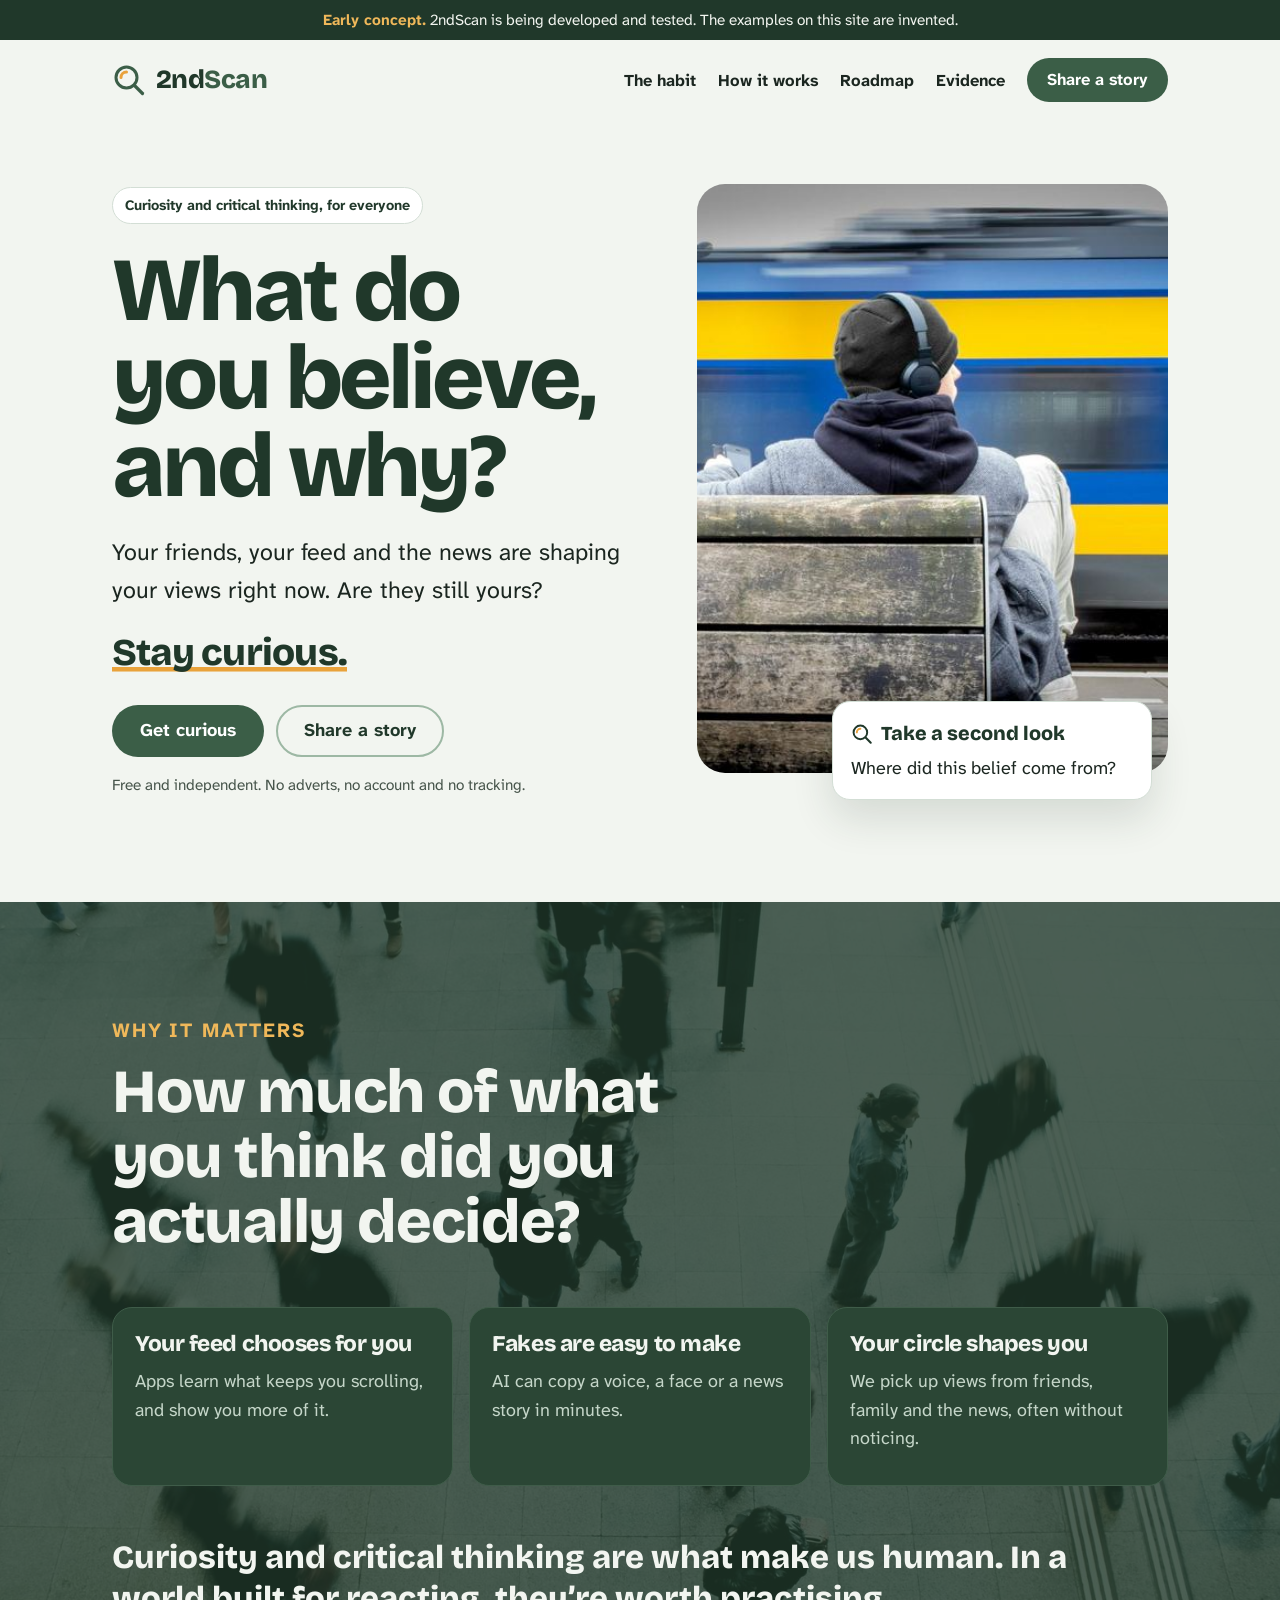
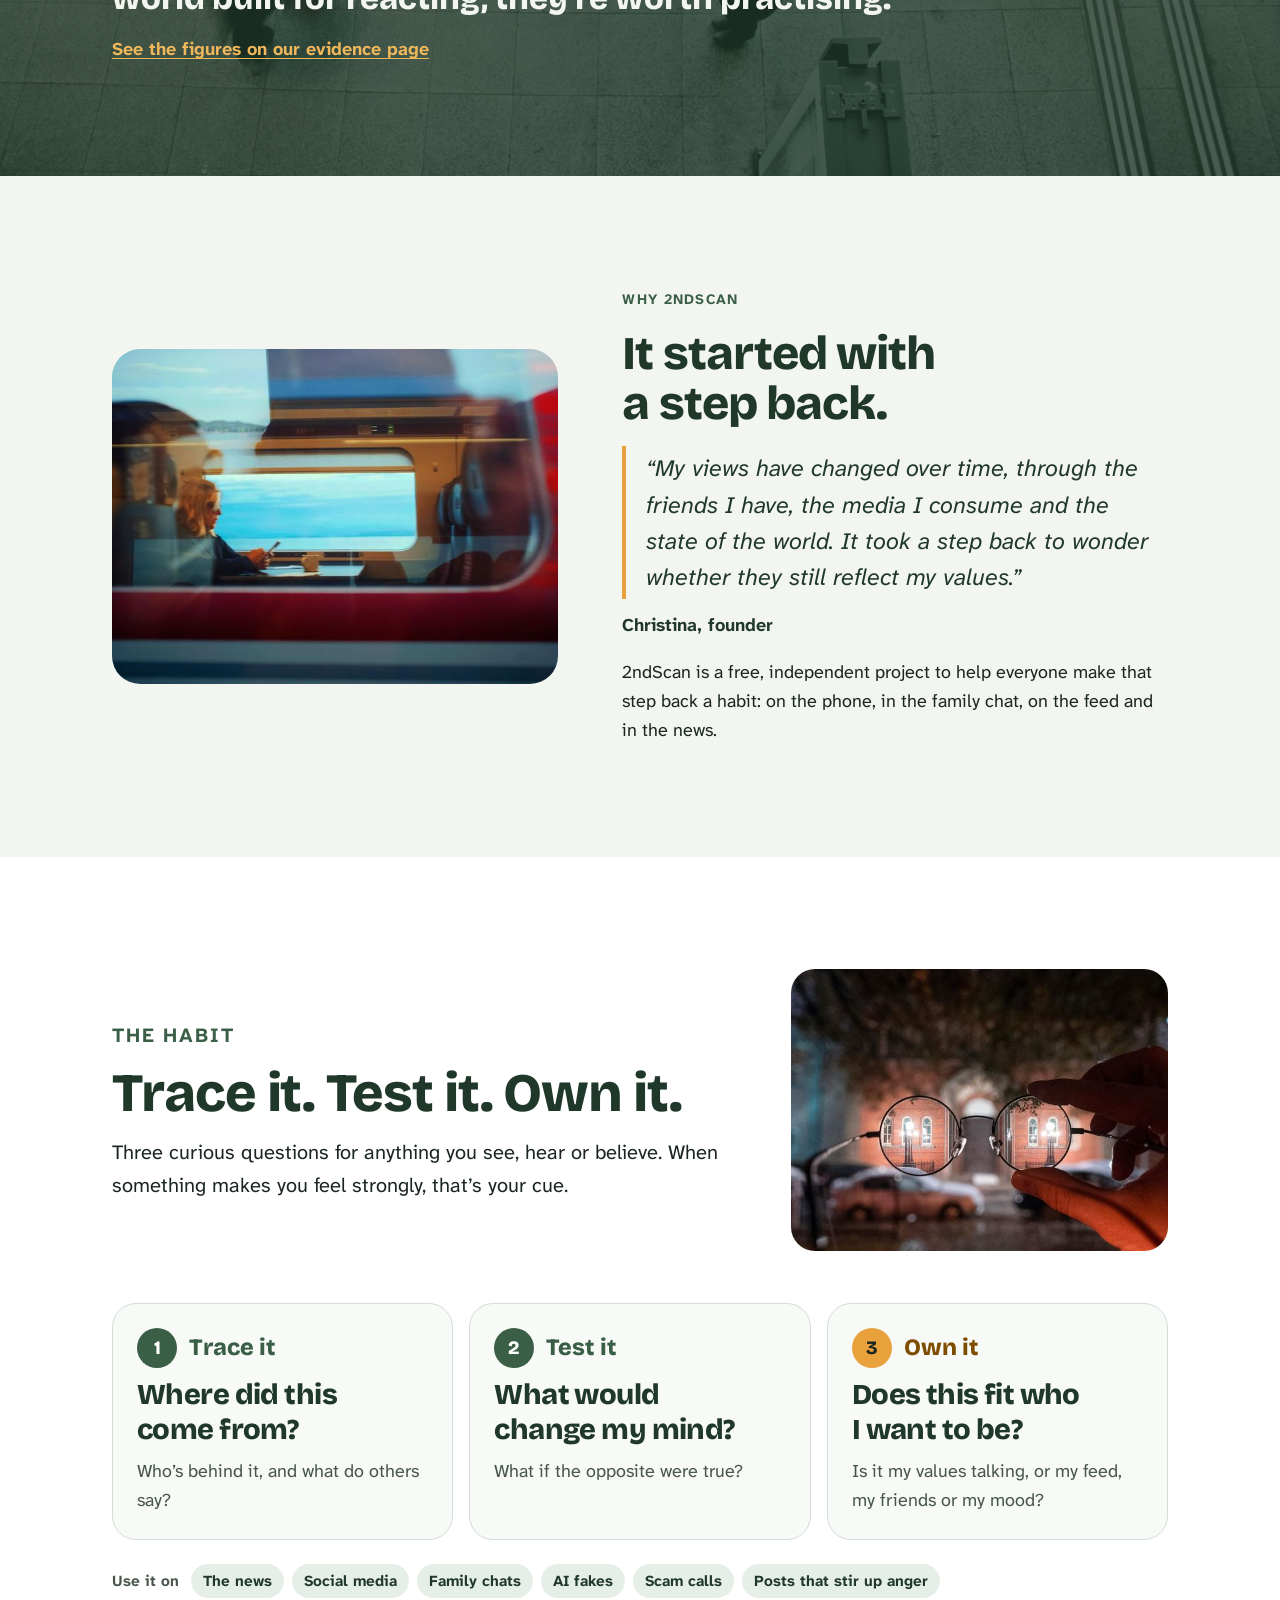
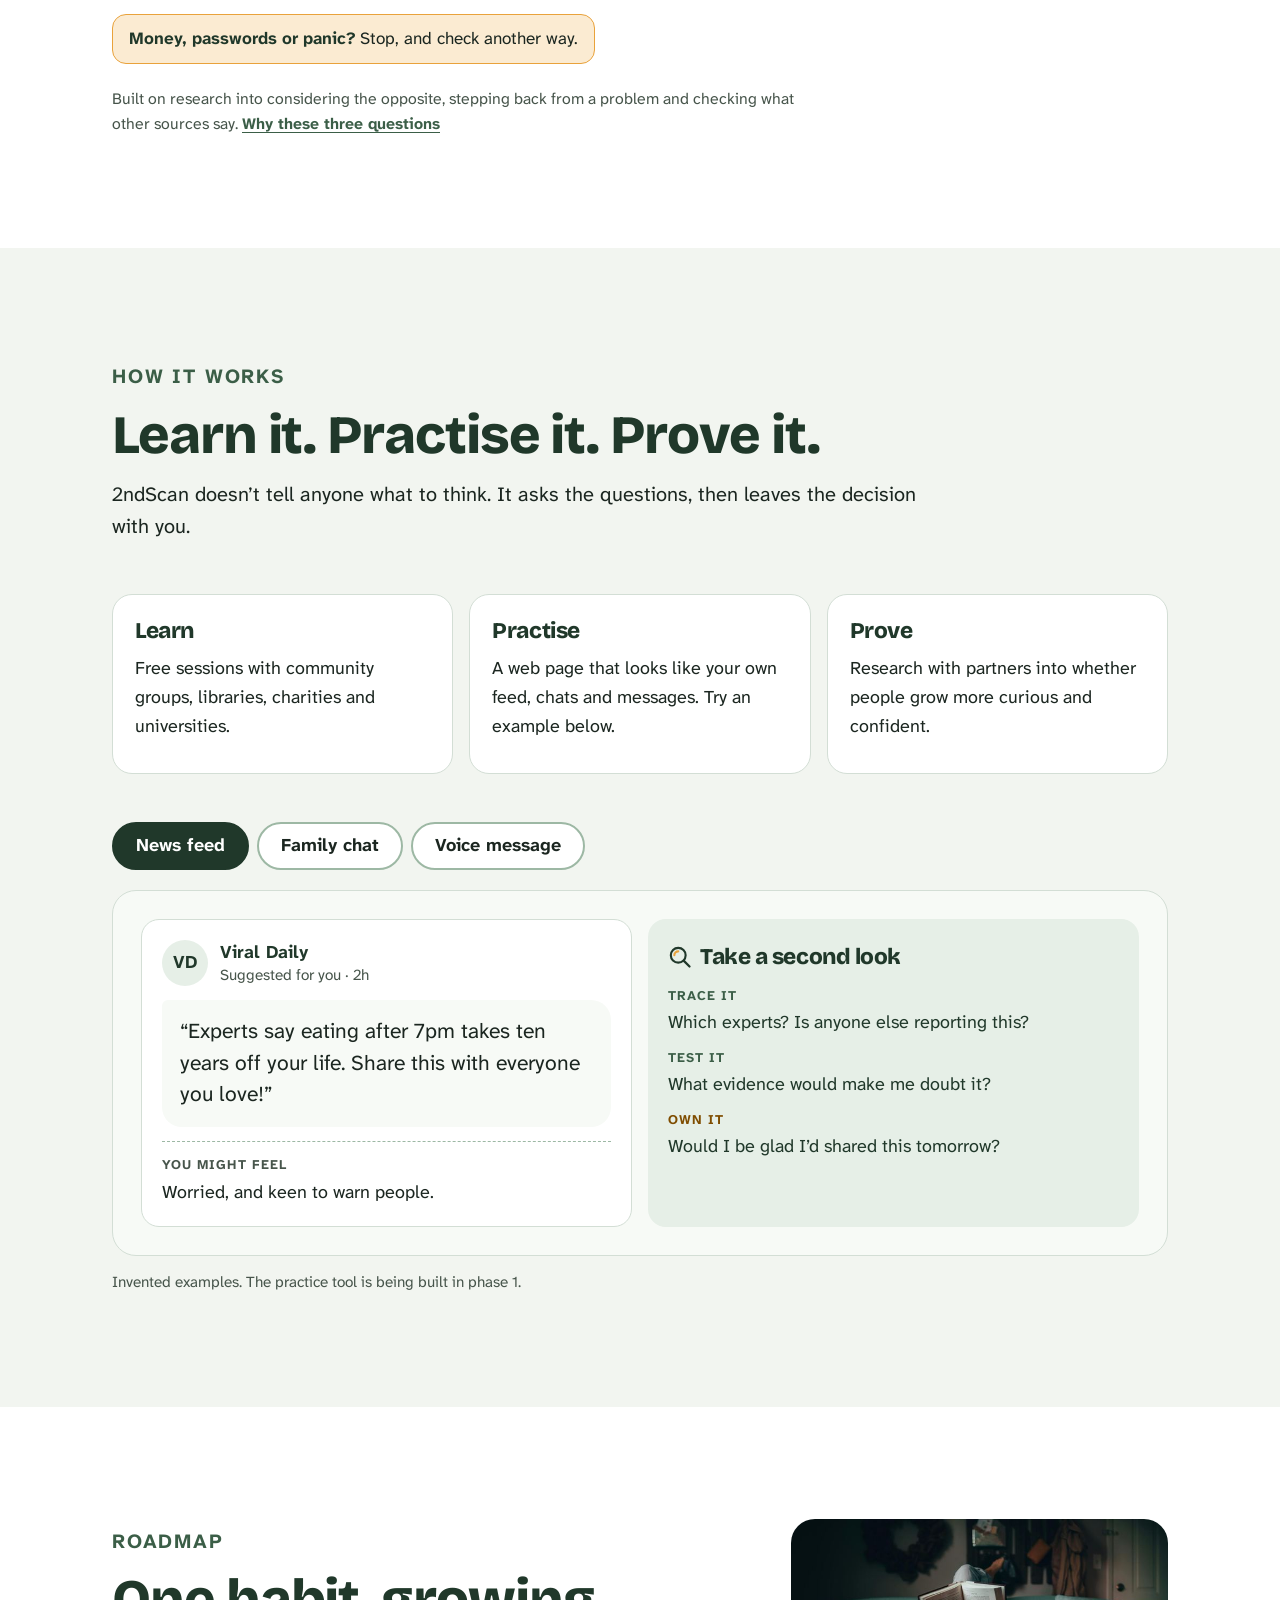
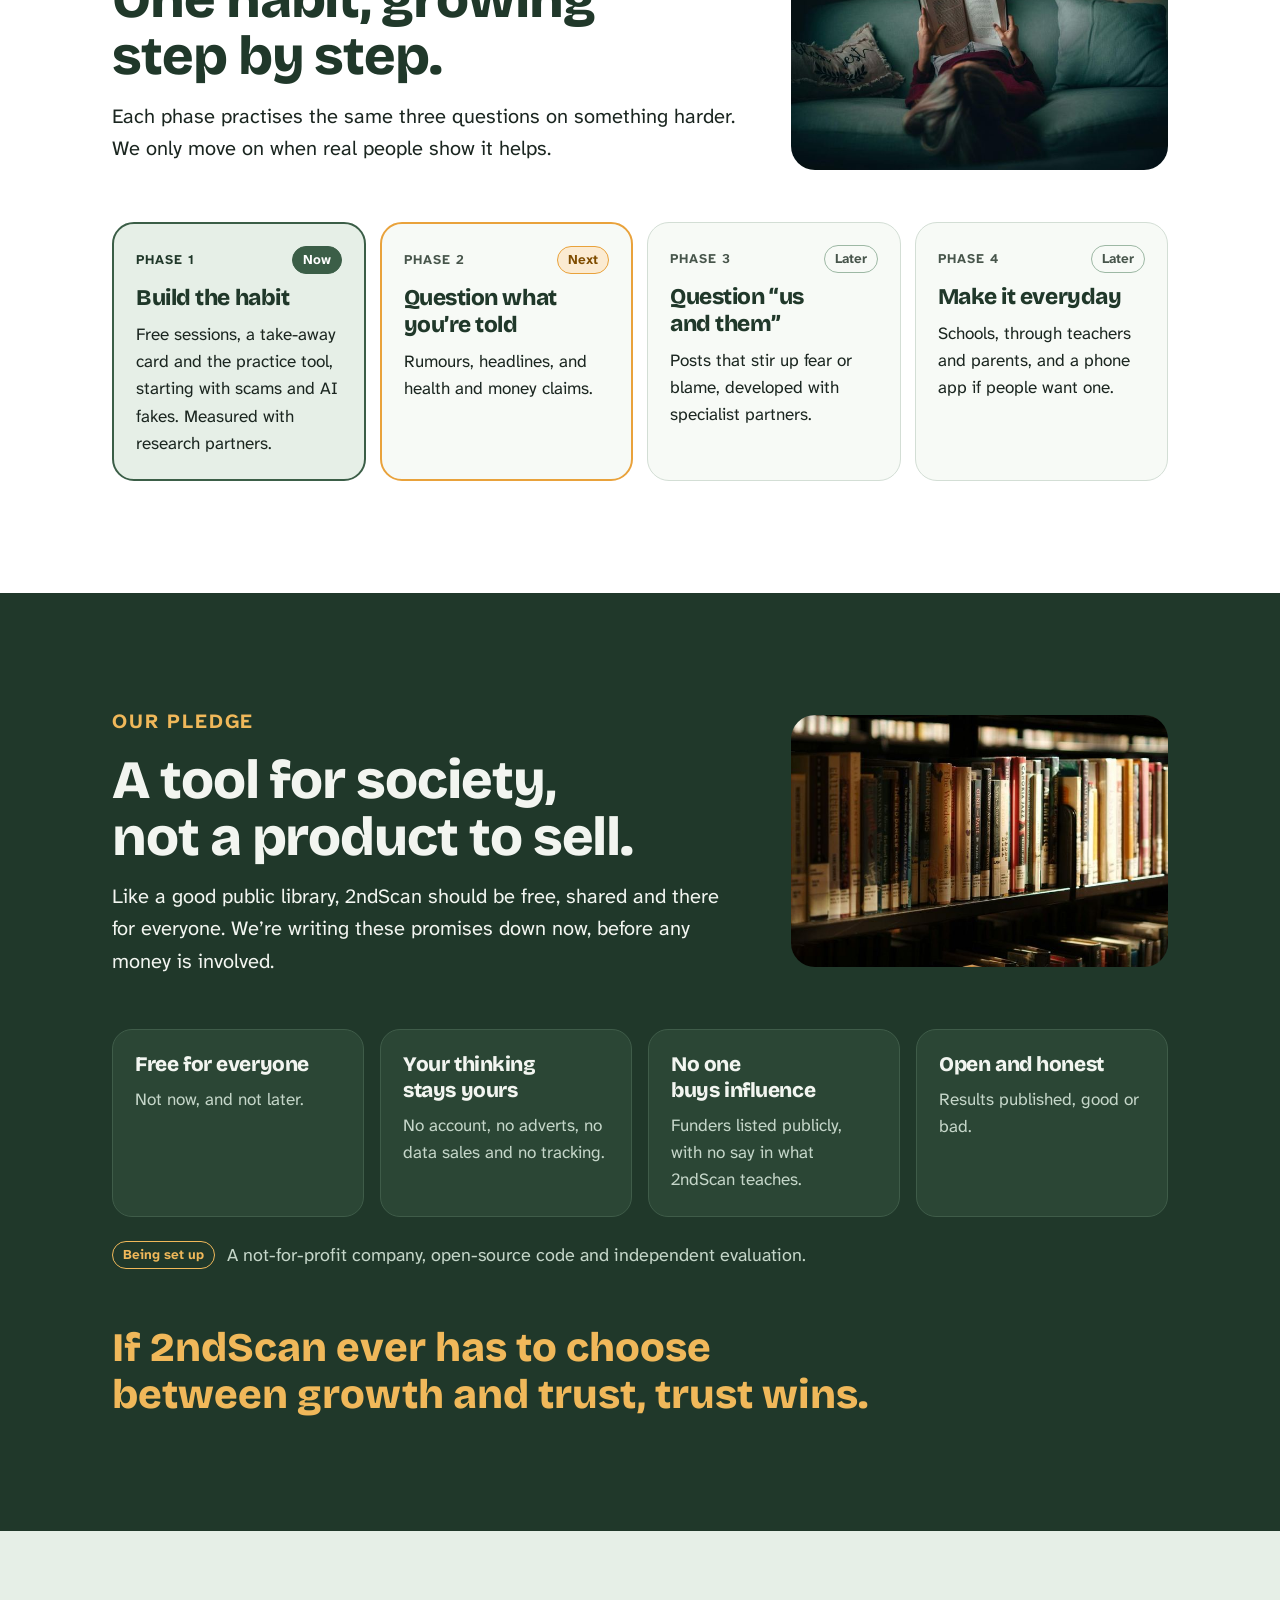
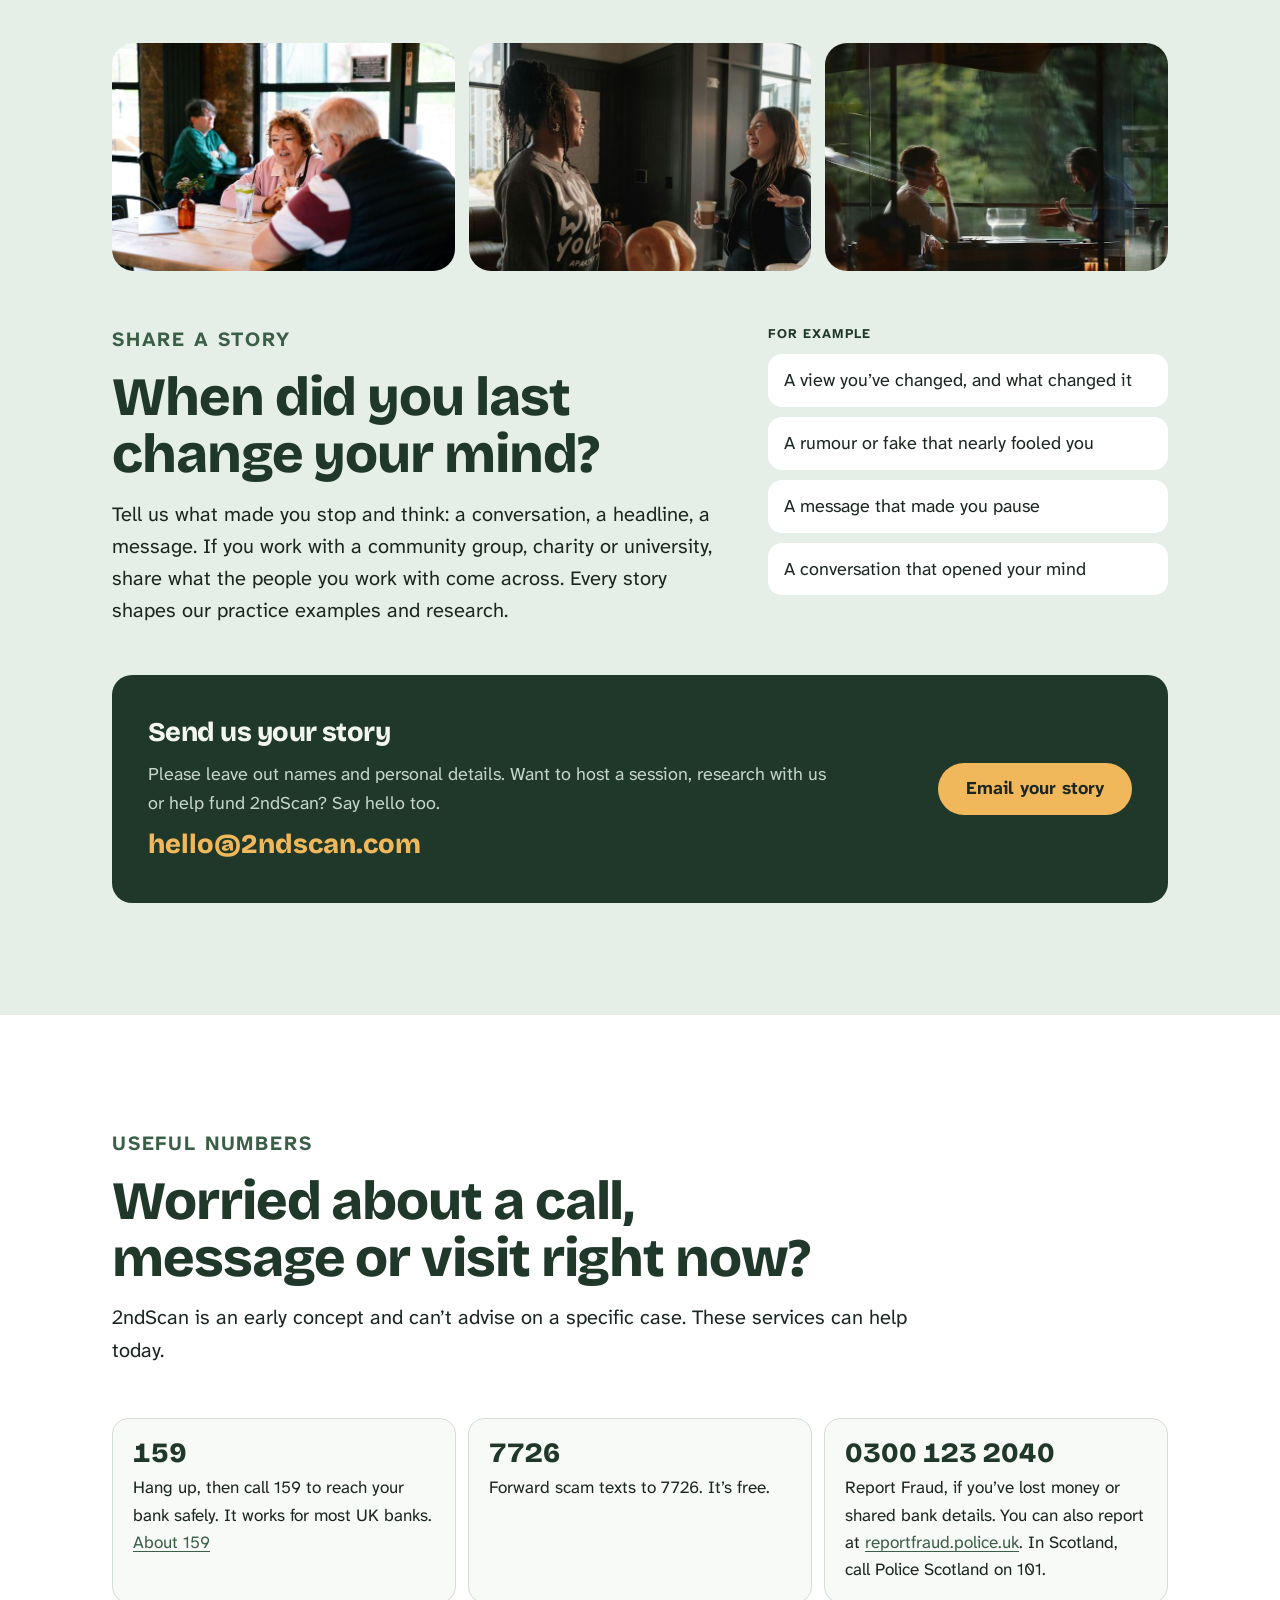
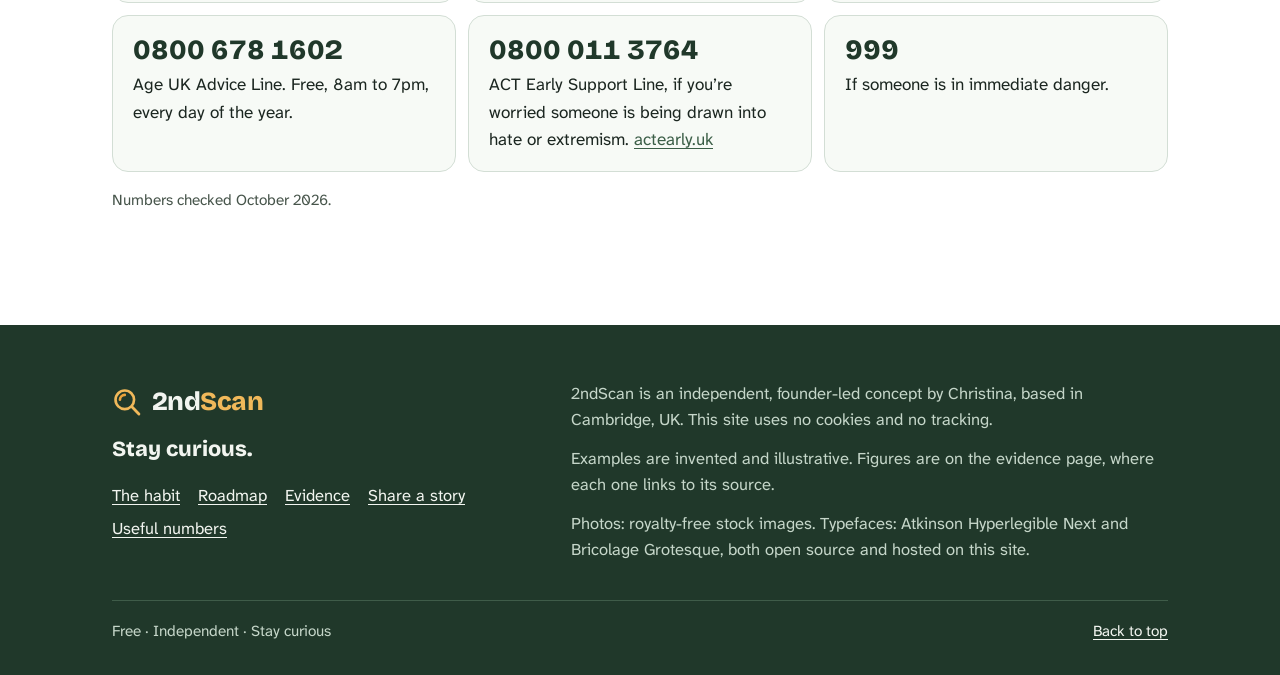
<file: index.html>
<!doctype html>
<html lang="en-GB">
<head>
  <meta charset="utf-8">
  <meta name="viewport" content="width=device-width, initial-scale=1">
  <title>2ndScan: What do you believe, and why?</title>
  <meta name="description" content="2ndScan is a free, independent project to make curiosity and critical thinking an everyday habit. Three questions for anything you see, hear or believe: trace it, test it, own it.">
  <link rel="canonical" href="https://2ndscan.com/">
  <meta name="theme-color" content="#20382a">
  <meta property="og:type" content="website">
  <meta property="og:url" content="https://2ndscan.com/">
  <meta property="og:title" content="What do you believe, and why? | 2ndScan">
  <meta property="og:description" content="Your friends, your feed and the news are shaping your views right now. Are they still yours? Stay curious.">
  <meta property="og:image" content="https://2ndscan.com/assets/img/train-1400.jpg">
  <meta name="twitter:card" content="summary_large_image">
  <link rel="icon" href="assets/favicon.svg" type="image/svg+xml">
  <link rel="preload" href="assets/fonts/bricolage-grotesque-800.woff2" as="font" type="font/woff2" crossorigin>
  <link rel="preload" href="assets/fonts/atkinson-hyperlegible-next-400.woff2" as="font" type="font/woff2" crossorigin>
  <link rel="stylesheet" href="assets/style.css">
</head>
<body id="top">
  <a class="skip-link" href="#main">Skip to content</a>

  <div class="notice">
    <div class="wrap">
      <p><strong>Early concept.</strong> 2ndScan is being developed and tested. The examples on this site are invented.</p>
    </div>
  </div>

  <header class="site-header">
    <div class="wrap">
      <a class="brand" href="./" aria-label="2ndScan home">
        <svg class="logo" width="34" height="34" viewBox="0 0 34 34" fill="none" aria-hidden="true"><circle cx="14.5" cy="14.5" r="10.5" stroke="currentColor" stroke-width="3"/><path d="M22.5 22.5L30.5 30.5" stroke="currentColor" stroke-width="3.2" stroke-linecap="round"/><path class="logo-arc" d="M9 14.5a5.5 5.5 0 0 1 5.5-5.5" stroke-width="3" stroke-linecap="round"/></svg>
        <span class="wordmark">2nd<span>Scan</span></span>
      </a>
      <nav class="site-nav" aria-label="Main">
        <ul>
          <li><a href="#habit">The habit</a></li>
          <li class="nav-hide"><a href="#how">How it works</a></li>
          <li class="nav-hide"><a href="#roadmap">Roadmap</a></li>
          <li><a href="evidence.html">Evidence</a></li>
          <li><a class="btn btn-primary btn-small" href="#story">Share a story</a></li>
        </ul>
      </nav>
    </div>
  </header>

  <main id="main">

    <!-- Hero -->
    <section class="hero" aria-labelledby="hero-title">
      <div class="wrap">
        <div class="hero-text">
          <ul class="pills" aria-label="About 2ndScan">
            <li>Curiosity and critical thinking, for everyone</li>
          </ul>
          <h1 id="hero-title">What do you believe, and why?</h1>
          <p class="lead">Your friends, your feed and the news are shaping your views right now. Are they still yours?</p>
          <p class="hero-stay"><span class="mark">Stay curious.</span></p>
          <div class="actions">
            <a class="btn btn-primary" href="#habit">Get curious</a>
            <a class="btn btn-secondary" href="#story">Share a story</a>
          </div>
          <p class="fineprint">Free and independent. No adverts, no account and no tracking.</p>
        </div>
        <figure class="hero-figure">
          <img src="assets/img/train-1400.jpg" srcset="assets/img/train-800.jpg 800w, assets/img/train-1400.jpg 1400w" sizes="(max-width: 899px) 100vw, 520px" width="1400" height="934" alt="A man sitting still on a station bench while a train rushes past in a blur." fetchpriority="high">
          <div class="hero-card">
            <p class="card-title"><svg width="22" height="22" viewBox="0 0 34 34" fill="none" aria-hidden="true"><circle cx="14.5" cy="14.5" r="10.5" stroke="currentColor" stroke-width="3"/><path d="M22.5 22.5L30.5 30.5" stroke="currentColor" stroke-width="3.2" stroke-linecap="round"/><path class="logo-arc" d="M9 14.5a5.5 5.5 0 0 1 5.5-5.5" stroke-width="3" stroke-linecap="round"/></svg>Take a second look</p>
            <p>Where did this belief come from?</p>
          </div>
        </figure>
      </div>
    </section>

    <!-- Why it matters -->
    <section class="band band-deep why" id="why" aria-labelledby="why-title">
      <img class="why-bg" src="assets/img/crowd-1600.jpg" srcset="assets/img/crowd-800.jpg 800w, assets/img/crowd-1600.jpg 1600w" sizes="100vw" width="1600" height="1067" alt="" loading="lazy">
      <div class="wrap">
        <div class="section-head">
          <p class="eyebrow">Why it matters</p>
          <h2 id="why-title">How much of what you think did you actually decide?</h2>
        </div>
        <ul class="reasons">
          <li class="reason">
            <h3>Your feed chooses for you</h3>
            <p>Apps learn what keeps you scrolling, and show you more of it.</p>
          </li>
          <li class="reason">
            <h3>Fakes are easy to make</h3>
            <p>AI can copy a voice, a face or a news story in minutes.</p>
          </li>
          <li class="reason">
            <h3>Your circle shapes you</h3>
            <p>We pick up views from friends, family and the news, often without noticing.</p>
          </li>
        </ul>
        <p class="why-close">Curiosity and critical thinking are what make us human. In a world built for reacting, they’re worth practising.</p>
        <p class="why-link"><a href="evidence.html">See the figures on our evidence page</a></p>
      </div>
    </section>

    <!-- Founder -->
    <section class="band founder" aria-labelledby="founder-title">
      <div class="wrap">
        <figure class="founder-figure">
          <img src="assets/img/window-1200.jpg" srcset="assets/img/window-700.jpg 700w, assets/img/window-1200.jpg 1200w" sizes="(max-width: 899px) 100vw, 480px" width="1200" height="800" alt="A woman on a train looking out of the window, seen through the glass." loading="lazy">
        </figure>
        <div class="founder-text">
          <p class="eyebrow">Why 2ndScan</p>
          <h2 id="founder-title">It started with a step back.</h2>
          <blockquote class="founder-quote">
            <p>“My views have changed over time, through the friends I have, the media I consume and the state of the world. It took a step back to wonder whether they still reflect my values.”</p>
          </blockquote>
          <p class="founder-name">Christina, founder</p>
          <p>2ndScan is a free, independent project to help everyone make that step back a habit: on the phone, in the family chat, on the feed and in the news.</p>
        </div>
      </div>
    </section>

    <!-- The habit -->
    <section class="band band-surface" id="habit" aria-labelledby="habit-title">
      <div class="wrap">
        <div class="split-head">
          <div class="section-head">
            <p class="eyebrow">The habit</p>
            <h2 id="habit-title">Trace&nbsp;it. Test&nbsp;it. Own&nbsp;it.</h2>
            <p>Three curious questions for anything you see, hear or believe. When something makes you feel strongly, that’s your cue.</p>
          </div>
          <figure>
            <img src="assets/img/glasses-1000.jpg" srcset="assets/img/glasses-600.jpg 600w, assets/img/glasses-1000.jpg 1000w" sizes="(max-width: 899px) 100vw, 420px" width="1000" height="1501" alt="A hand holding up a pair of glasses that bring a blurred street into sharp focus." loading="lazy" class="img-glasses">
          </figure>
        </div>
        <ol class="habit-qs" role="list">
          <li>
            <p class="habit-step"><span class="habit-num" aria-hidden="true">1</span>Trace it</p>
            <h3>Where did this come from?</h3>
            <p>Who’s behind it, and what do others say?</p>
          </li>
          <li>
            <p class="habit-step"><span class="habit-num" aria-hidden="true">2</span>Test it</p>
            <h3>What would change my mind?</h3>
            <p>What if the opposite were true?</p>
          </li>
          <li>
            <p class="habit-step"><span class="habit-num" aria-hidden="true">3</span>Own it</p>
            <h3>Does this fit who I want to be?</h3>
            <p>Is it my values talking, or my feed, my friends or my mood?</p>
          </li>
        </ol>
        <div class="use-on">
          <div class="use-wrap">
            <p class="use-label">Use it on</p>
            <ul class="use-chips">
              <li>The news</li>
              <li>Social media</li>
              <li>Family chats</li>
              <li>AI fakes</li>
              <li>Scam calls</li>
              <li>Posts that stir up anger</li>
            </ul>
          </div>
          <p class="rule-pill"><strong>Money, passwords or panic?</strong> Stop, and check another way.</p>
        </div>
        <p class="research-line">Built on research into considering the opposite, stepping back from a problem and checking what other sources say. <a href="evidence.html#questions">Why these three questions</a></p>
      </div>
    </section>

    <!-- How it works -->
    <section class="band" id="how" aria-labelledby="how-title">
      <div class="wrap">
        <div class="section-head">
          <p class="eyebrow">How it works</p>
          <h2 id="how-title">Learn&nbsp;it. Practise&nbsp;it. Prove&nbsp;it.</h2>
          <p>2ndScan doesn’t tell anyone what to think. It asks the questions, then leaves the decision with you.</p>
        </div>
        <ul class="reasons">
          <li class="reason">
            <h3>Learn</h3>
            <p>Free sessions with community groups, libraries, charities and universities.</p>
          </li>
          <li class="reason">
            <h3>Practise</h3>
            <p>A web page that looks like your own feed, chats and messages. Try an example below.</p>
          </li>
          <li class="reason">
            <h3>Prove</h3>
            <p>Research with partners into whether people grow more curious and confident.</p>
          </li>
        </ul>

        <fieldset class="disguise">
          <legend class="sr-only">Choose an example</legend>
          <input class="sr-only" type="radio" name="example" id="d-feed" checked>
          <input class="sr-only" type="radio" name="example" id="d-chat">
          <input class="sr-only" type="radio" name="example" id="d-voice">
          <div class="disguise-tabs">
            <label for="d-feed">News feed</label>
            <label for="d-chat">Family chat</label>
            <label for="d-voice">Voice message</label>
          </div>

          <div class="disguise-panels">
            <div class="disguise-panel" id="p-feed">
              <div class="msg">
                <div class="msg-from">
                  <span class="avatar" aria-hidden="true">VD</span>
                  <p class="msg-name"><strong>Viral Daily</strong><span>Suggested for you · 2h</span></p>
                </div>
                <blockquote class="msg-body"><p>“Experts say eating after 7pm takes ten years off your life. Share this with everyone you love!”</p></blockquote>
                <p class="instinct"><span class="label">You might feel</span> Worried, and keen to warn people.</p>
              </div>
              <div class="look">
                <h3 class="look-title"><svg width="24" height="24" viewBox="0 0 34 34" fill="none" aria-hidden="true"><circle cx="14.5" cy="14.5" r="10.5" stroke="currentColor" stroke-width="3"/><path d="M22.5 22.5L30.5 30.5" stroke="currentColor" stroke-width="3.2" stroke-linecap="round"/><path class="logo-arc" d="M9 14.5a5.5 5.5 0 0 1 5.5-5.5" stroke-width="3" stroke-linecap="round"/></svg>Take a second look</h3>
                <div class="look-row"><p class="label">Trace it</p><p>Which experts? Is anyone else reporting this?</p></div>
                <div class="look-row"><p class="label">Test it</p><p>What evidence would make me doubt it?</p></div>
                <div class="look-row look-own"><p class="label">Own it</p><p>Would I be glad I’d shared this tomorrow?</p></div>
              </div>
            </div>

            <div class="disguise-panel" id="p-chat">
              <div class="msg">
                <div class="msg-from">
                  <span class="avatar" aria-hidden="true">D</span>
                  <p class="msg-name"><strong>Uncle Dave</strong><span>Family group · 9:12pm</span></p>
                </div>
                <blockquote class="msg-body"><p>“They’re all the same, those people. It’s obvious who’s to blame for the state of this town.”</p></blockquote>
                <p class="instinct"><span class="label">You might feel</span> Angry, or quietly agreeing.</p>
              </div>
              <div class="look">
                <h3 class="look-title"><svg width="24" height="24" viewBox="0 0 34 34" fill="none" aria-hidden="true"><circle cx="14.5" cy="14.5" r="10.5" stroke="currentColor" stroke-width="3"/><path d="M22.5 22.5L30.5 30.5" stroke="currentColor" stroke-width="3.2" stroke-linecap="round"/><path class="logo-arc" d="M9 14.5a5.5 5.5 0 0 1 5.5-5.5" stroke-width="3" stroke-linecap="round"/></svg>Take a second look</h3>
                <div class="look-row"><p class="label">Trace it</p><p>Where did this idea come from? Who gains if we believe it?</p></div>
                <div class="look-row"><p class="label">Test it</p><p>Do I know anyone who doesn’t fit “all the same”?</p></div>
                <div class="look-row look-own"><p class="label">Own it</p><p>Does blaming a whole group fit who I want to be?</p></div>
              </div>
            </div>

            <div class="disguise-panel" id="p-voice">
              <div class="msg">
                <div class="msg-from">
                  <span class="avatar" aria-hidden="true">?</span>
                  <p class="msg-name"><strong>Unknown number</strong><span>Voice message · 0:24</span></p>
                </div>
                <blockquote class="msg-body"><p>“Mum, it’s me. I’ve broken my phone. Can you send £200 today? Please don’t tell Dad.”</p></blockquote>
                <p class="instinct"><span class="label">You might feel</span> Panic, and an urge to help fast.</p>
              </div>
              <div class="look">
                <h3 class="look-title"><svg width="24" height="24" viewBox="0 0 34 34" fill="none" aria-hidden="true"><circle cx="14.5" cy="14.5" r="10.5" stroke="currentColor" stroke-width="3"/><path d="M22.5 22.5L30.5 30.5" stroke="currentColor" stroke-width="3.2" stroke-linecap="round"/><path class="logo-arc" d="M9 14.5a5.5 5.5 0 0 1 5.5-5.5" stroke-width="3" stroke-linecap="round"/></svg>Take a second look</h3>
                <div class="look-row"><p class="label">Trace it</p><p>Is this really their number? Could AI have copied their voice?</p></div>
                <div class="look-row"><p class="label">Test it</p><p>What would they say if I called their usual number?</p></div>
                <div class="look-row look-own"><p class="label">Own it</p><p>Would they want me to check first? Money or panic means stop and call back.</p></div>
              </div>
            </div>
          </div>
        </fieldset>
        <p class="note">Invented examples. The practice tool is being built in phase 1.</p>
      </div>
    </section>

    <!-- Roadmap -->
    <section class="band band-surface" id="roadmap" aria-labelledby="roadmap-title">
      <div class="wrap">
        <div class="split-head">
          <div class="section-head">
            <p class="eyebrow">Roadmap</p>
            <h2 id="roadmap-title">One habit, growing step by step.</h2>
            <p>Each phase practises the same three questions on something harder. We only move on when real people show it helps.</p>
          </div>
          <figure>
            <img src="assets/img/reading-1200.jpg" srcset="assets/img/reading-700.jpg 700w, assets/img/reading-1200.jpg 1200w" sizes="(max-width: 899px) 100vw, 420px" width="1200" height="800" alt="A person lying on a sofa, absorbed in a book." loading="lazy">
          </figure>
        </div>
        <ol class="phases" role="list">
          <li class="phase is-now">
            <div class="phase-head"><p class="label">Phase 1</p><span class="status status-now">Now</span></div>
            <h3>Build the habit</h3>
            <p>Free sessions, a take-away card and the practice tool, starting with scams and AI fakes. Measured with research partners.</p>
          </li>
          <li class="phase is-next">
            <div class="phase-head"><p class="label">Phase 2</p><span class="status status-next">Next</span></div>
            <h3>Question what you’re told</h3>
            <p>Rumours, headlines, and health and money claims.</p>
          </li>
          <li class="phase">
            <div class="phase-head"><p class="label">Phase 3</p><span class="status">Later</span></div>
            <h3>Question “us and them”</h3>
            <p>Posts that stir up fear or blame, developed with specialist partners.</p>
          </li>
          <li class="phase">
            <div class="phase-head"><p class="label">Phase 4</p><span class="status">Later</span></div>
            <h3>Make it everyday</h3>
            <p>Schools, through teachers and parents, and a phone app if people want one.</p>
          </li>
        </ol>
      </div>
    </section>

    <!-- Pledge -->
    <section class="band band-deep" id="pledge" aria-labelledby="pledge-title">
      <div class="wrap">
        <div class="split-head">
          <div class="section-head">
            <p class="eyebrow">Our pledge</p>
            <h2 id="pledge-title">A tool for society, not a product to sell.</h2>
            <p>Like a good public library, 2ndScan should be free, shared and there for everyone. We’re writing these promises down now, before any money is involved.</p>
          </div>
          <figure>
            <img src="assets/img/library-933.jpg" srcset="assets/img/library-700.jpg 700w, assets/img/library-933.jpg 933w" sizes="(max-width: 899px) 100vw, 420px" width="933" height="1400" alt="Rows of books on library shelves in warm light." loading="lazy" class="img-library">
          </figure>
        </div>
        <ul class="promises">
          <li><h3>Free for everyone</h3><p>Not now, and not later.</p></li>
          <li><h3>Your thinking stays yours</h3><p>No account, no adverts, no data sales and no tracking.</p></li>
          <li><h3>No one buys influence</h3><p>Funders listed publicly, with no say in what 2ndScan teaches.</p></li>
          <li><h3>Open and honest</h3><p>Results published, good or bad.</p></li>
        </ul>
        <p class="planned-line"><span class="badge">Being set up</span> A not-for-profit company, open-source code and independent evaluation.</p>
        <p class="trust-line">If 2ndScan ever has to choose between growth and trust, trust wins.</p>
      </div>
    </section>

    <!-- Share a story -->
    <section class="band band-sage" id="story" aria-labelledby="story-title">
      <div class="wrap">
        <div class="story-photos">
          <img src="assets/img/talk-1-700.jpg" width="700" height="467" alt="An older woman chatting warmly with a friend over drinks in a café." loading="lazy" class="img-talk-1">
          <img src="assets/img/talk-2-700.jpg" width="700" height="467" alt="Two women laughing together over coffee." loading="lazy" class="img-talk-2">
          <img src="assets/img/talk-3-700.jpg" width="700" height="525" alt="Two men deep in conversation at a café table by a window." loading="lazy" class="img-talk-3">
        </div>
        <div class="story-grid">
          <div class="section-head">
            <p class="eyebrow">Share a story</p>
            <h2 id="story-title">When did you last change your mind?</h2>
            <p>Tell us what made you stop and think: a conversation, a headline, a message. If you work with a community group, charity or university, share what the people you work with come across. Every story shapes our practice examples and research.</p>
          </div>
          <div class="prompts-wrap">
            <p class="label">For example</p>
            <ul class="prompts">
              <li>A view you’ve changed, and what changed it</li>
              <li>A rumour or fake that nearly fooled you</li>
              <li>A message that made you pause</li>
              <li>A conversation that opened your mind</li>
            </ul>
          </div>
        </div>
        <div class="cta-box story-contact">
          <div>
            <h3>Send us your story</h3>
            <p>Please leave out names and personal details. Want to host a session, research with us or help fund 2ndScan? Say hello too.</p>
            <p class="email">hello@2ndscan.com</p>
          </div>
          <a class="btn btn-amber" href="mailto:hello@2ndscan.com?subject=My%202ndScan%20story">Email your story</a>
        </div>
      </div>
    </section>

    <!-- Help right now -->
    <section class="band band-surface" id="help-now" aria-labelledby="help-title">
      <div class="wrap">
        <div class="section-head">
          <p class="eyebrow">Useful numbers</p>
          <h2 id="help-title">Worried about a call, message or visit right now?</h2>
          <p>2ndScan is an early concept and can’t advise on a specific case. These services can help today.</p>
        </div>
        <ul class="numbers">
          <li>
            <a class="number" href="tel:159">159</a>
            <p>Hang up, then call 159 to reach your bank safely. It works for most UK banks. <a href="https://www.stopscamsuk.org.uk/159">About 159</a></p>
          </li>
          <li>
            <p class="number">7726</p>
            <p>Forward scam texts to 7726. It’s free.</p>
          </li>
          <li>
            <a class="number" href="tel:03001232040">0300 123 2040</a>
            <p>Report Fraud, if you’ve lost money or shared bank details. You can also report at <a href="https://www.reportfraud.police.uk">reportfraud.police.uk</a>. In Scotland, call Police Scotland on 101.</p>
          </li>
          <li>
            <a class="number" href="tel:08006781602">0800 678 1602</a>
            <p>Age UK Advice Line. Free, 8am to 7pm, every day of the year.</p>
          </li>
          <li>
            <a class="number" href="tel:08000113764">0800 011 3764</a>
            <p>ACT Early Support Line, if you’re worried someone is being drawn into hate or extremism. <a href="https://actearly.uk">actearly.uk</a></p>
          </li>
          <li>
            <a class="number" href="tel:999">999</a>
            <p>If someone is in immediate danger.</p>
          </li>
        </ul>
        <p class="checked">Numbers checked October 2026.</p>
      </div>
    </section>

  </main>

  <footer class="site-footer">
    <div class="wrap">
      <div class="footer-grid">
        <div class="footer-brand">
          <a class="brand" href="./" aria-label="2ndScan home">
            <svg class="logo" width="30" height="30" viewBox="0 0 34 34" fill="none" aria-hidden="true"><circle cx="14.5" cy="14.5" r="10.5" stroke="currentColor" stroke-width="3"/><path d="M22.5 22.5L30.5 30.5" stroke="currentColor" stroke-width="3.2" stroke-linecap="round"/><path class="logo-arc" d="M9 14.5a5.5 5.5 0 0 1 5.5-5.5" stroke-width="3" stroke-linecap="round"/></svg>
            <span class="wordmark">2nd<span>Scan</span></span>
          </a>
          <p class="tagline">Stay curious.</p>
          <ul class="footer-links">
            <li><a href="#habit">The habit</a></li>
            <li><a href="#roadmap">Roadmap</a></li>
            <li><a href="evidence.html">Evidence</a></li>
            <li><a href="#story">Share a story</a></li>
            <li><a href="#help-now">Useful numbers</a></li>
          </ul>
        </div>
        <div class="footer-notes">
          <p>2ndScan is an independent, founder-led concept by Christina, based in Cambridge, UK. This site uses no cookies and no tracking.</p>
          <p>Examples are invented and illustrative. Figures are on the evidence page, where each one links to its source.</p>
          <p>Photos: royalty-free stock images. Typefaces: Atkinson Hyperlegible Next and Bricolage Grotesque, both open source and hosted on this site.</p>
        </div>
      </div>
      <div class="footer-bottom">
        <p>Free · Independent · Stay curious</p>
        <p><a href="#top">Back to top</a></p>
      </div>
    </div>
  </footer>
</body>
</html>
</file>
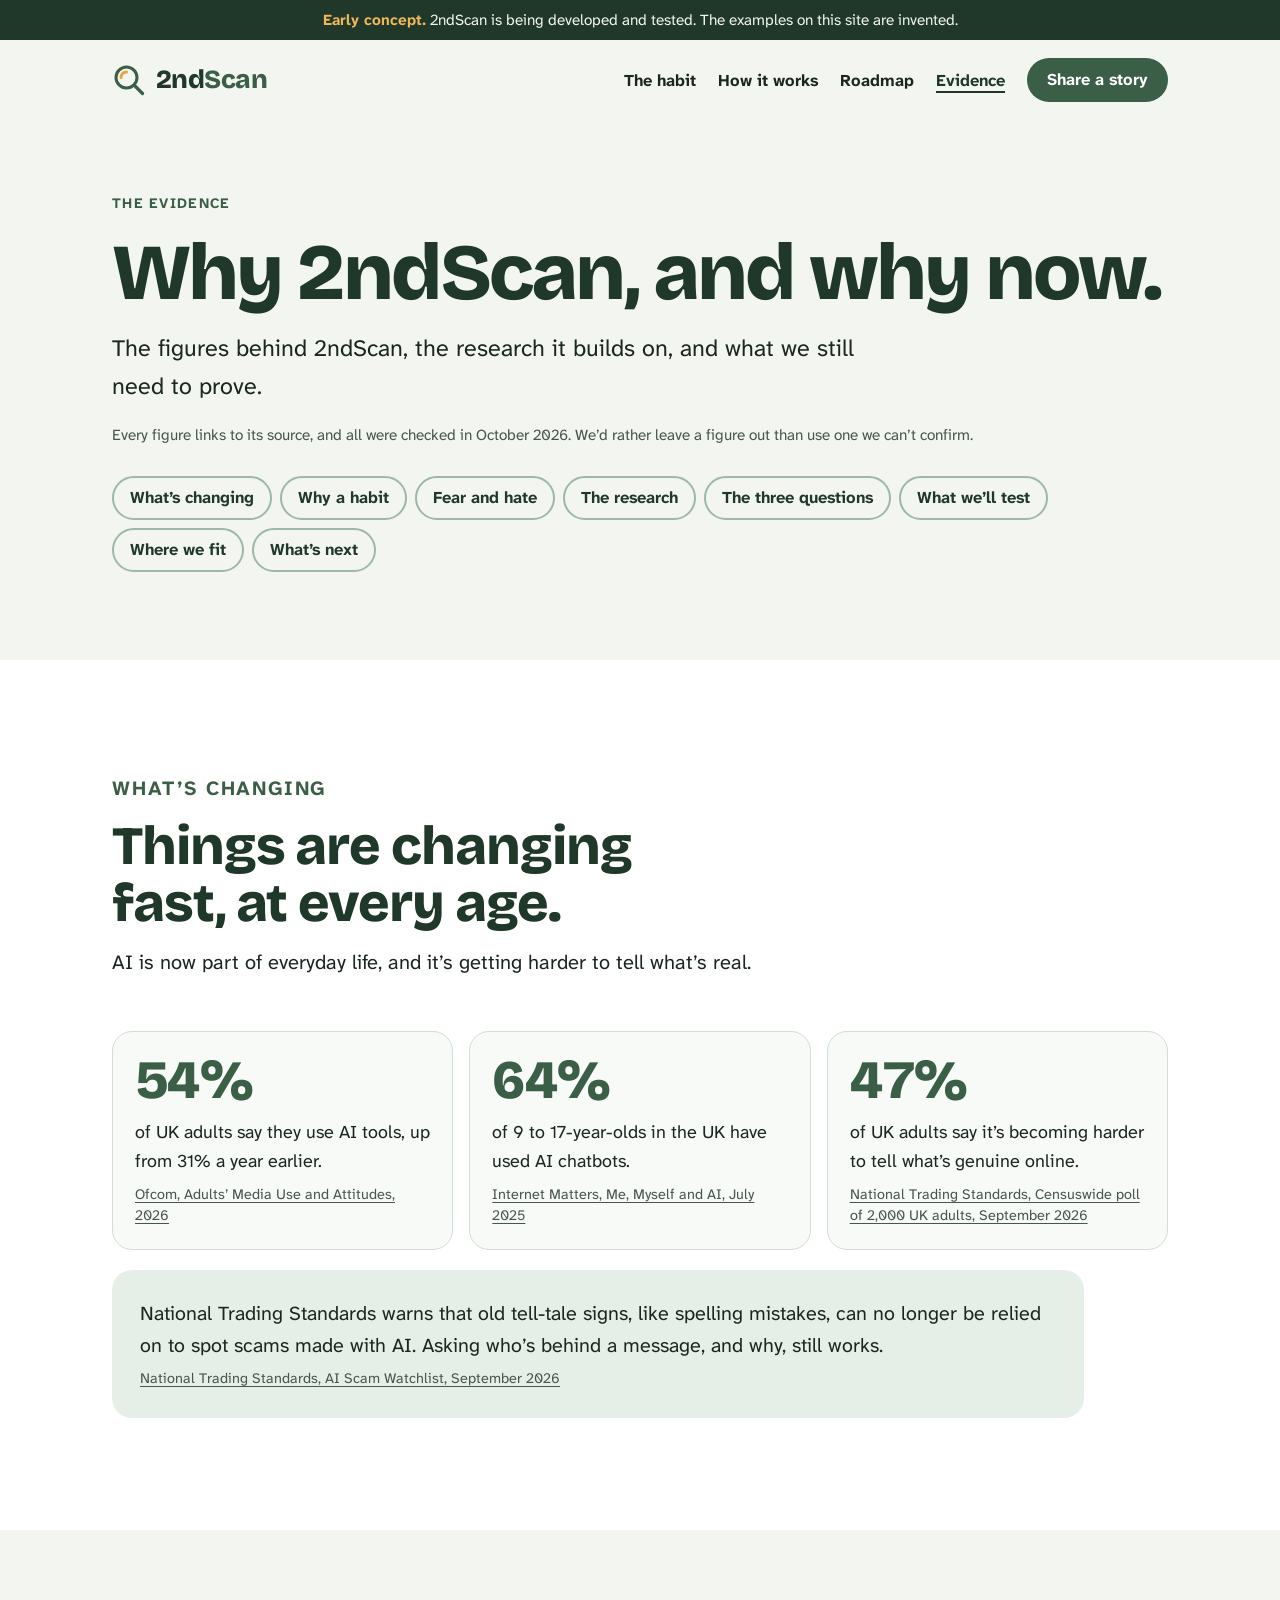
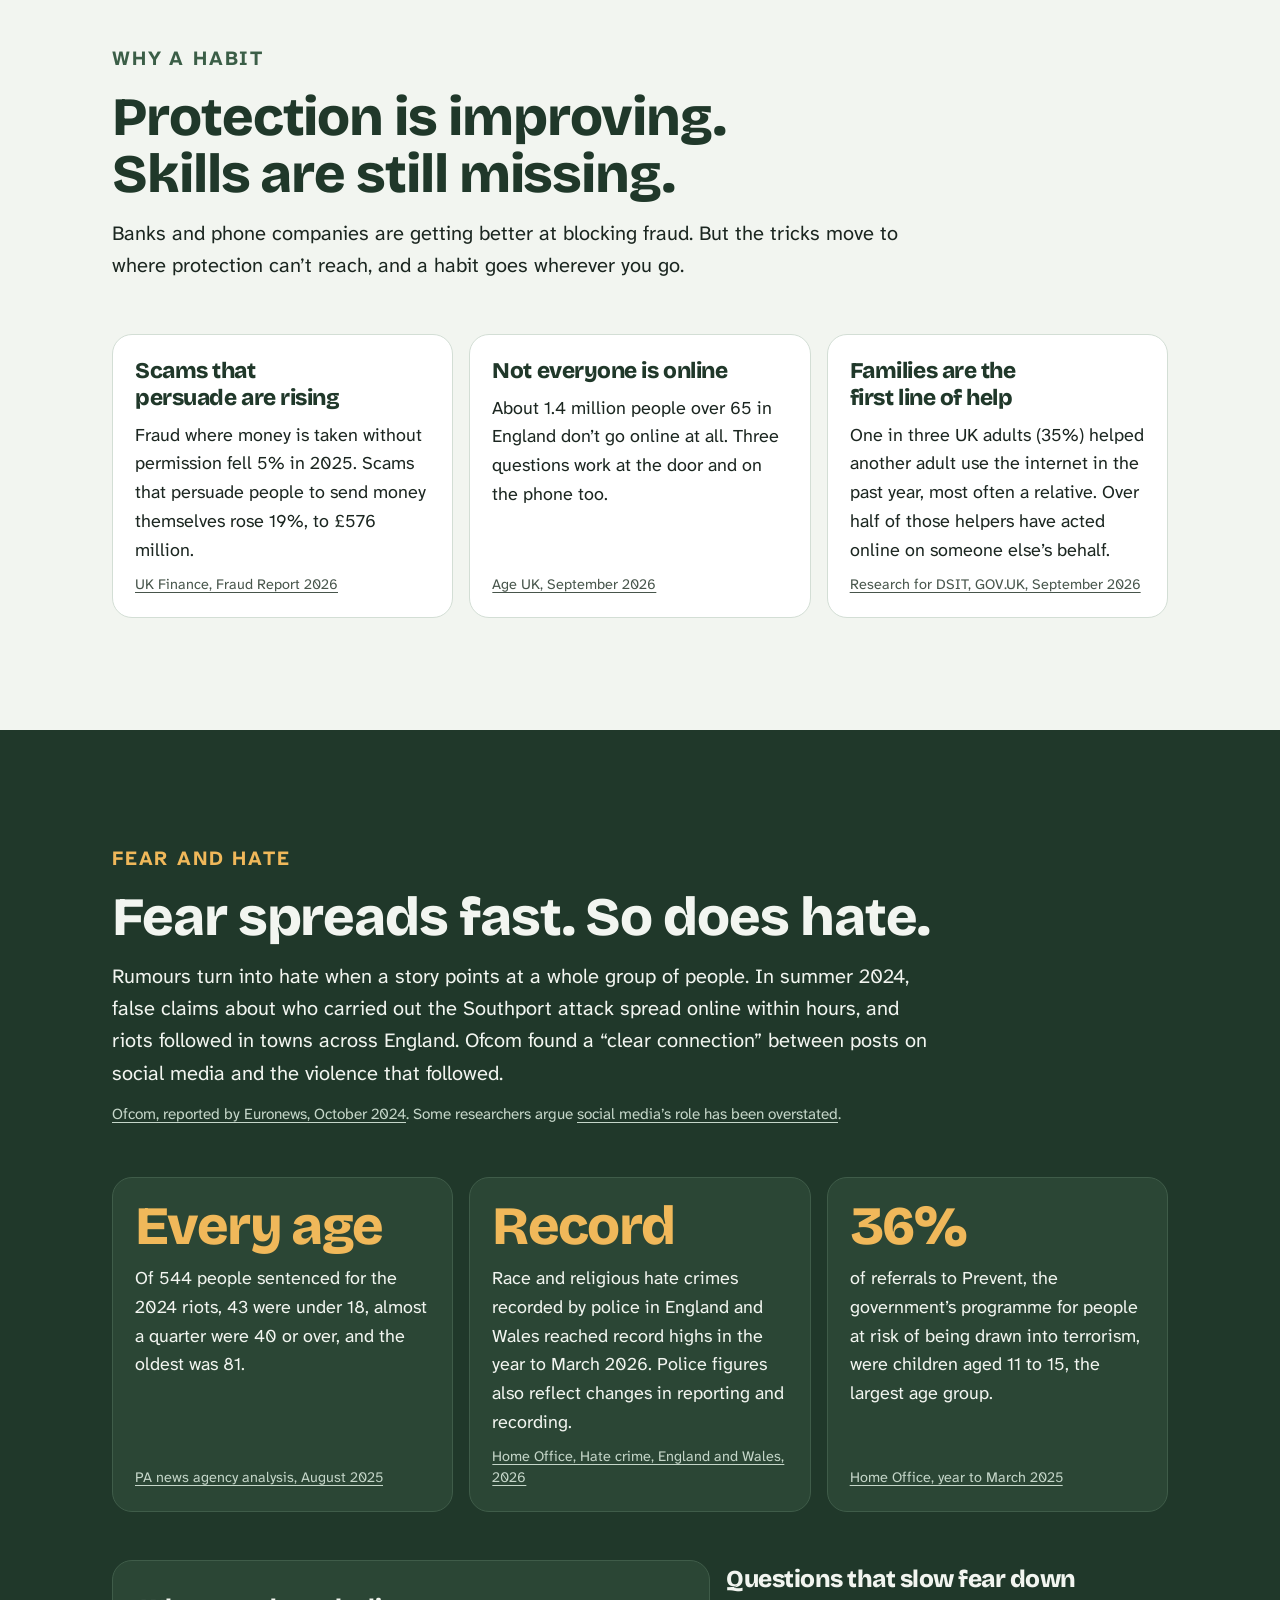
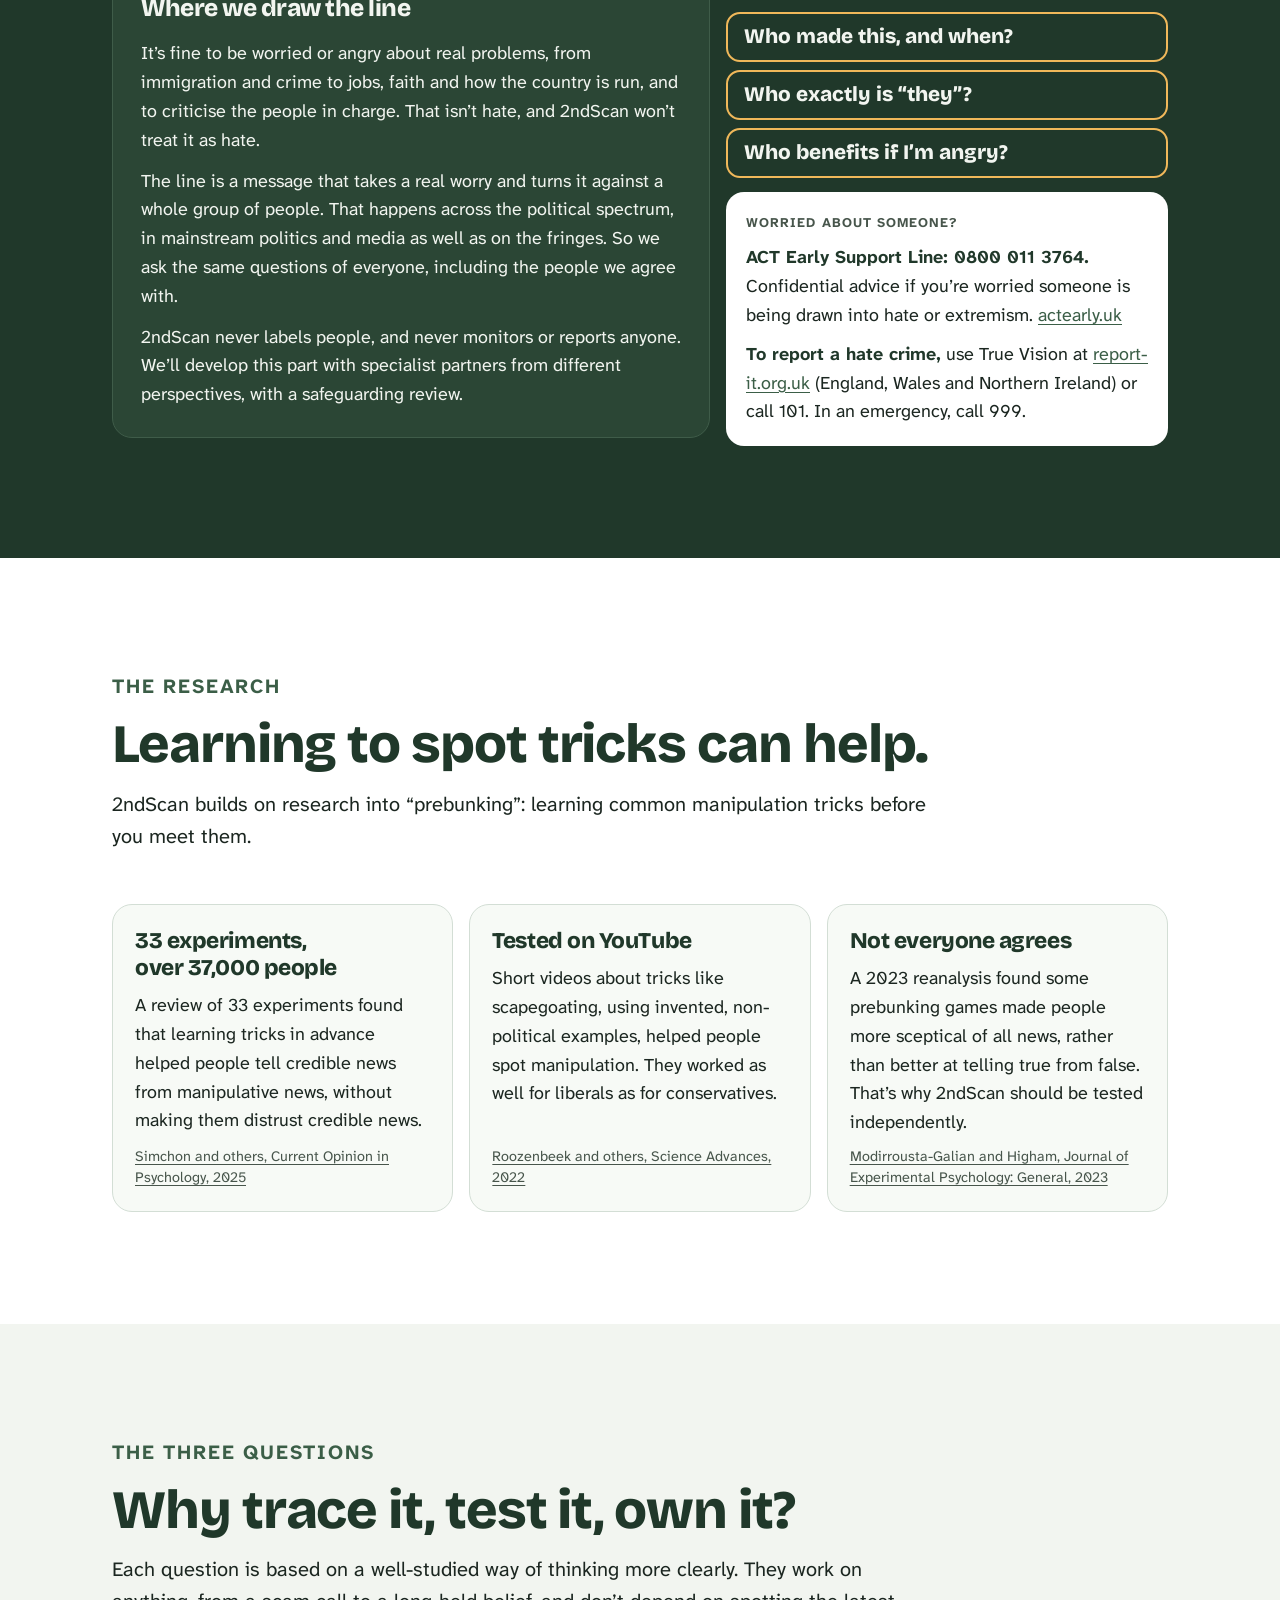
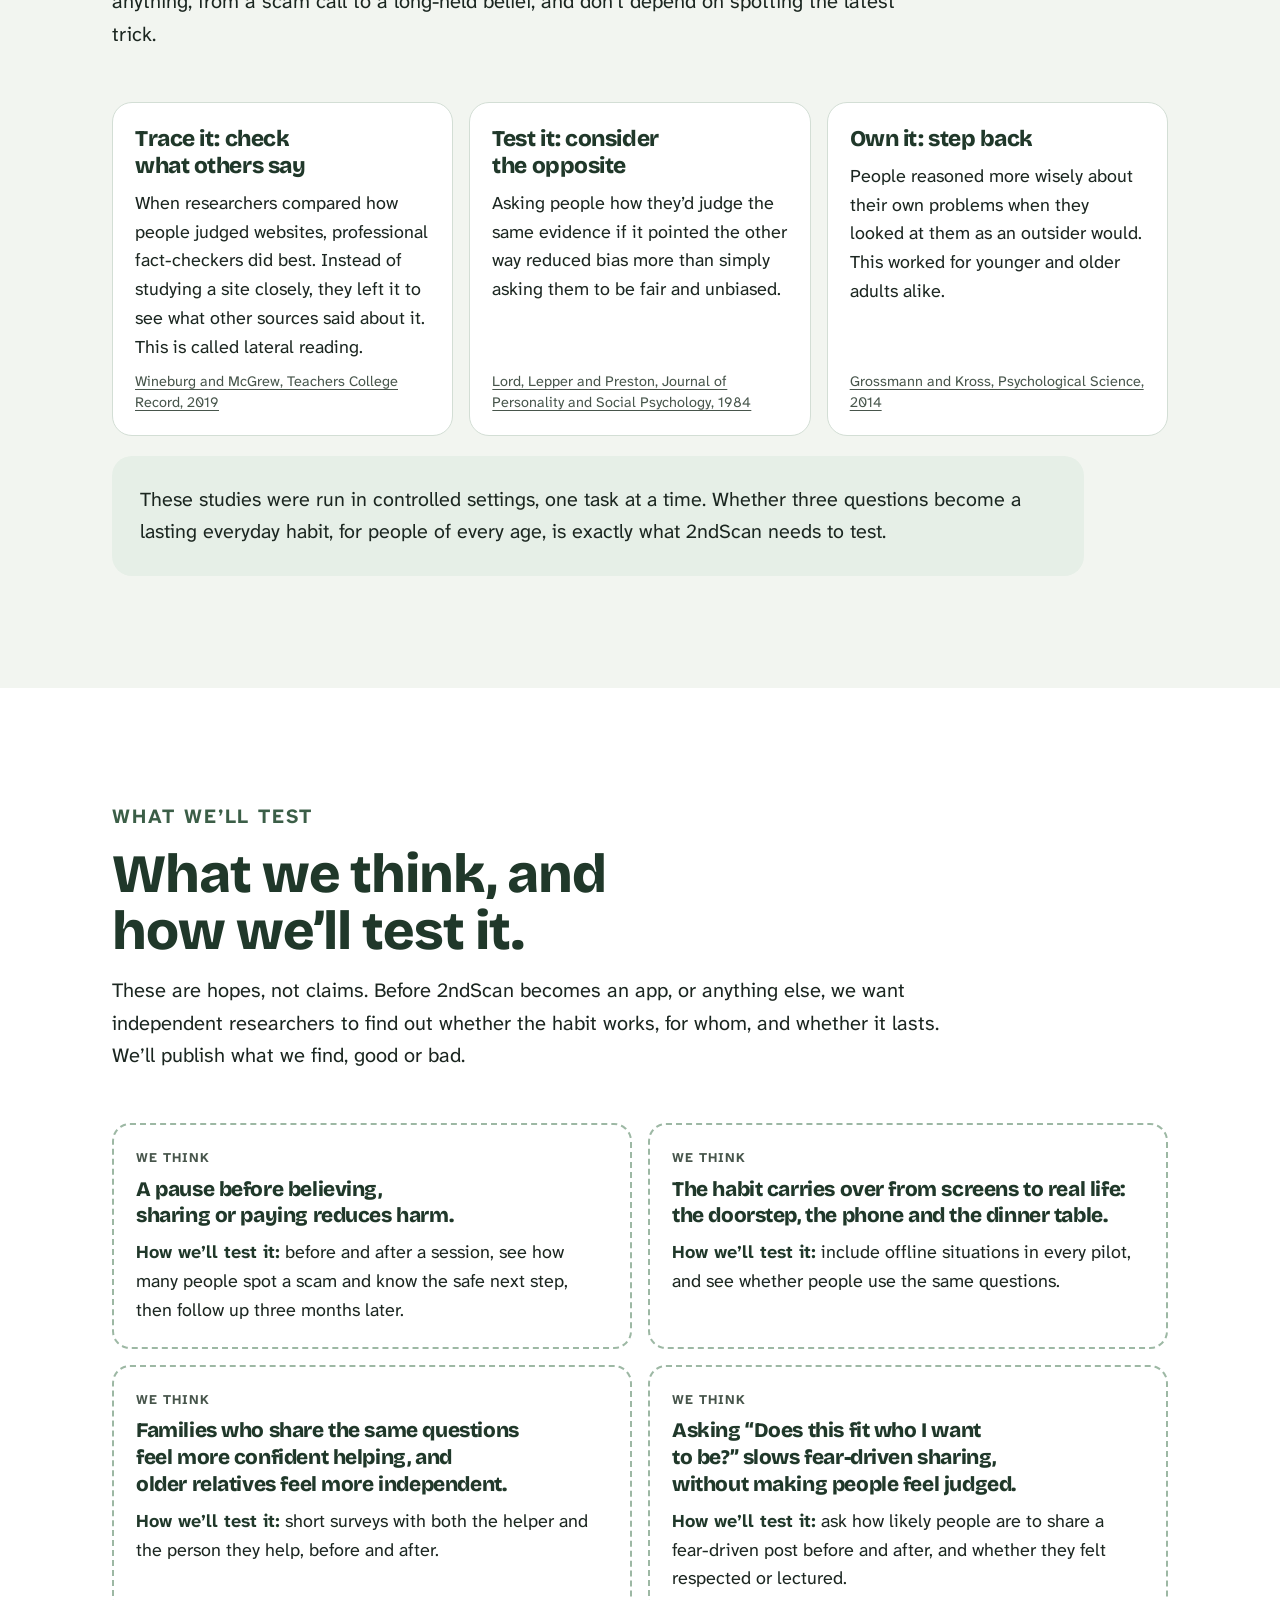
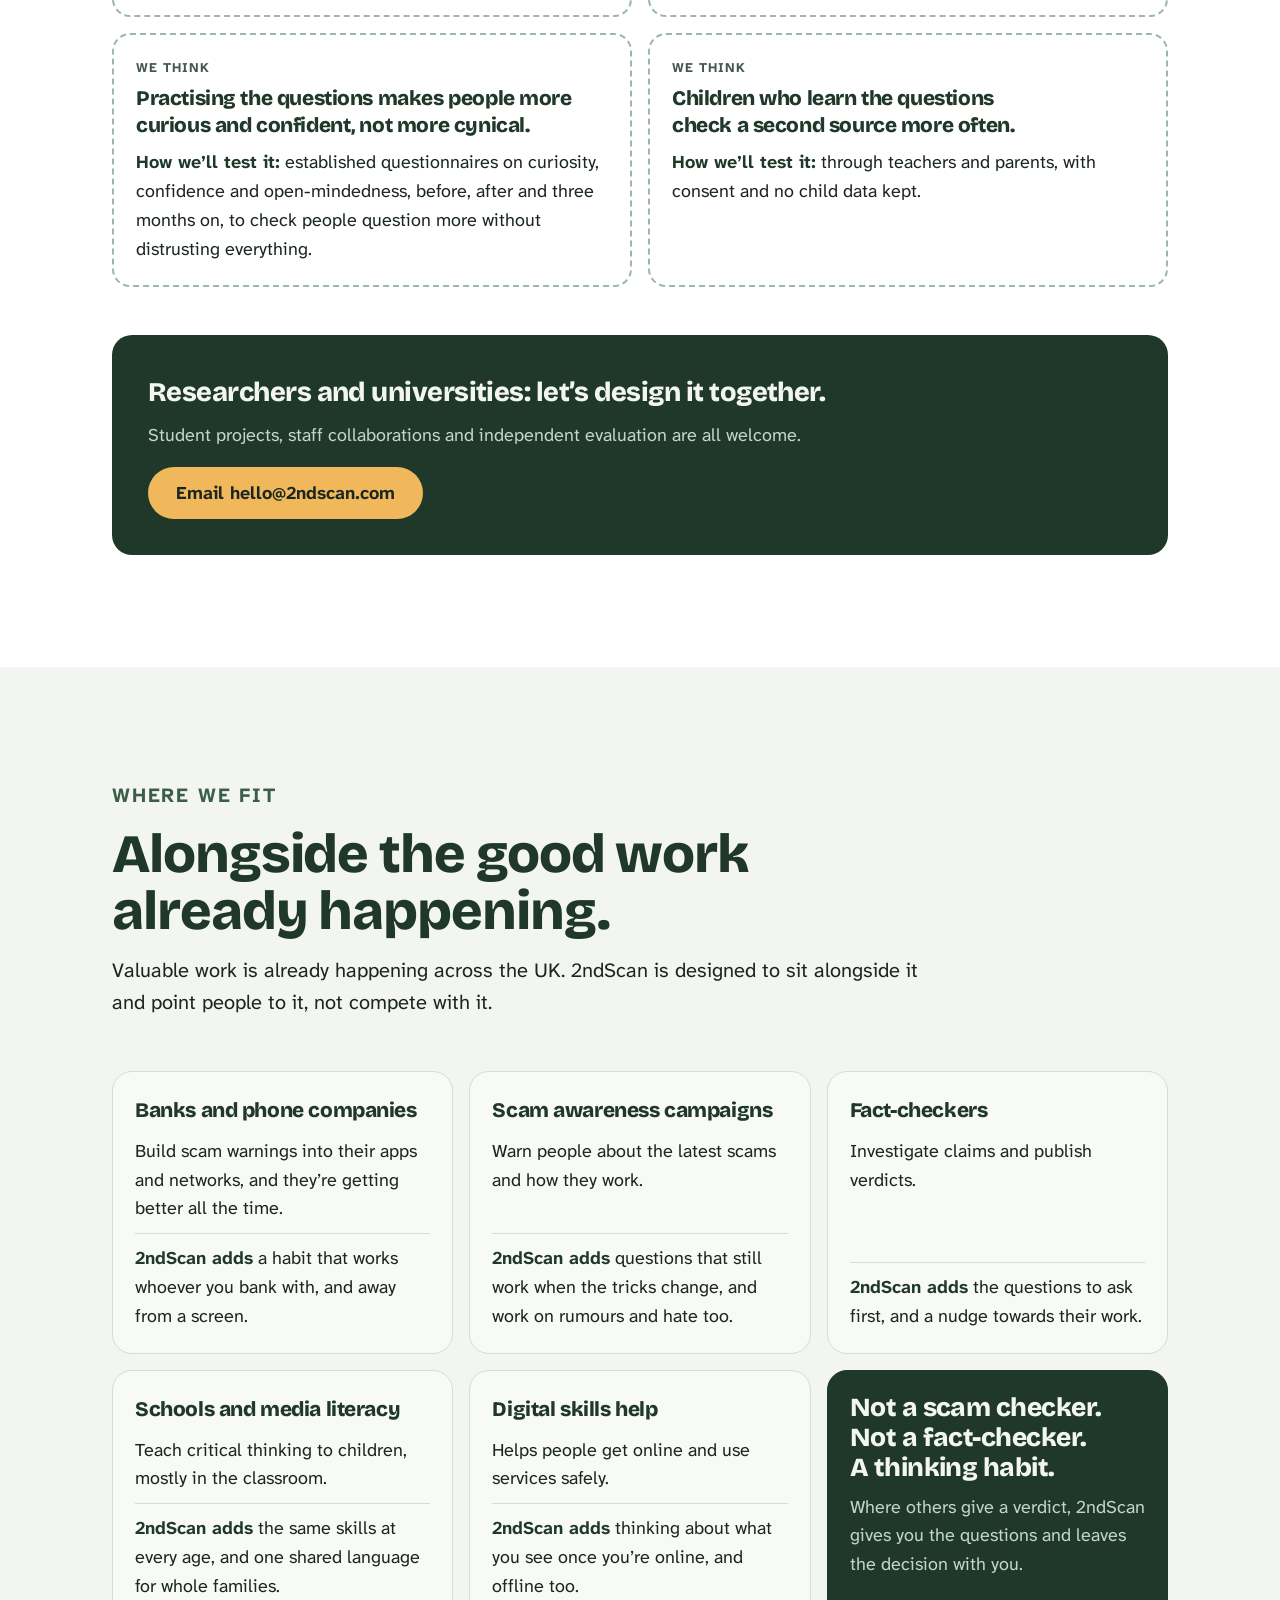
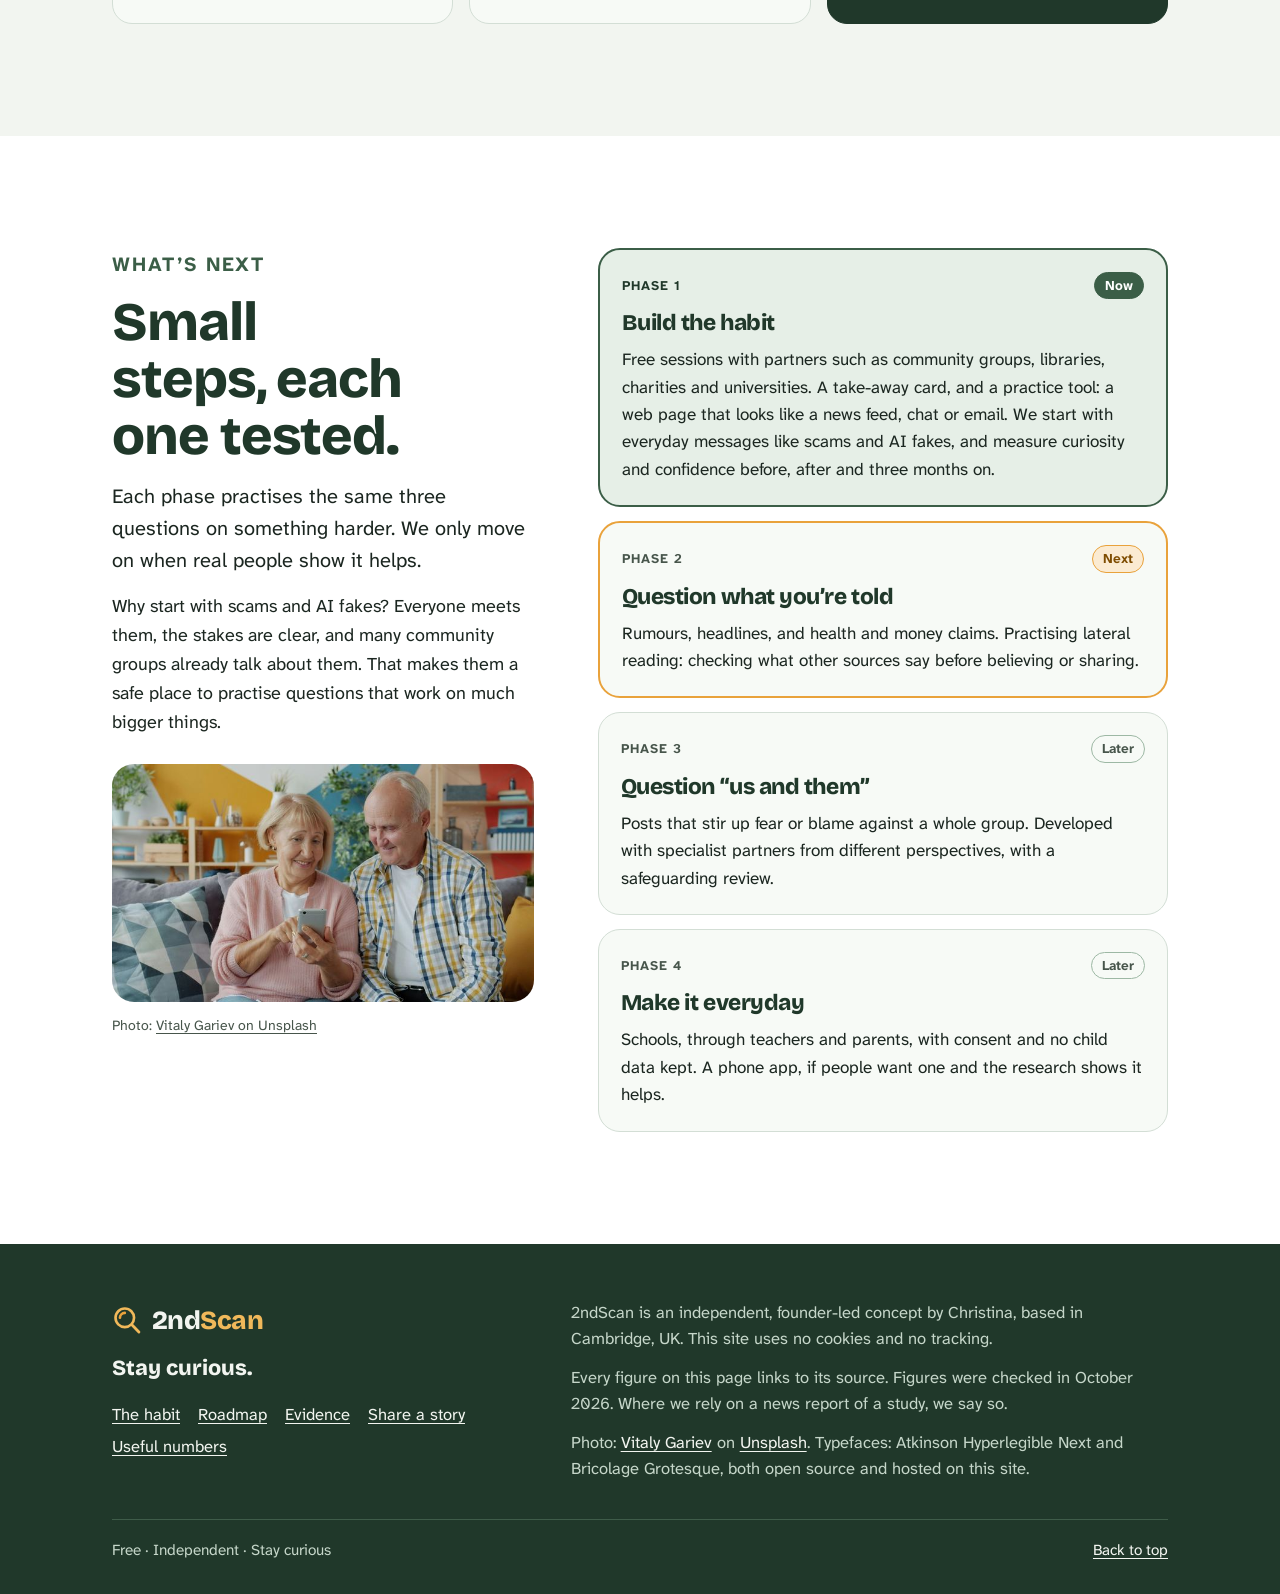
<file: evidence.html>
<!doctype html>
<html lang="en-GB">
<head>
  <meta charset="utf-8">
  <meta name="viewport" content="width=device-width, initial-scale=1">
  <title>The evidence | 2ndScan</title>
  <meta name="description" content="The figures behind 2ndScan, the research it builds on, and what we still need to prove. Every figure links to its source.">
  <link rel="canonical" href="https://2ndscan.com/evidence.html">
  <meta name="theme-color" content="#20382a">
  <meta property="og:type" content="website">
  <meta property="og:url" content="https://2ndscan.com/evidence.html">
  <meta property="og:title" content="The evidence behind 2ndScan">
  <meta property="og:description" content="What’s changing, why a habit works, and what we still need to prove.">
  <meta property="og:image" content="https://2ndscan.com/assets/img/train-1400.jpg">
  <link rel="icon" href="assets/favicon.svg" type="image/svg+xml">
  <link rel="preload" href="assets/fonts/bricolage-grotesque-800.woff2" as="font" type="font/woff2" crossorigin>
  <link rel="preload" href="assets/fonts/atkinson-hyperlegible-next-400.woff2" as="font" type="font/woff2" crossorigin>
  <link rel="stylesheet" href="assets/style.css">
</head>
<body id="top">
  <a class="skip-link" href="#main">Skip to content</a>

  <div class="notice">
    <div class="wrap">
      <p><strong>Early concept.</strong> 2ndScan is being developed and tested. The examples on this site are invented.</p>
    </div>
  </div>

  <header class="site-header">
    <div class="wrap">
      <a class="brand" href="./" aria-label="2ndScan home">
        <svg class="logo" width="34" height="34" viewBox="0 0 34 34" fill="none" aria-hidden="true"><circle cx="14.5" cy="14.5" r="10.5" stroke="currentColor" stroke-width="3"/><path d="M22.5 22.5L30.5 30.5" stroke="currentColor" stroke-width="3.2" stroke-linecap="round"/><path class="logo-arc" d="M9 14.5a5.5 5.5 0 0 1 5.5-5.5" stroke-width="3" stroke-linecap="round"/></svg>
        <span class="wordmark">2nd<span>Scan</span></span>
      </a>
      <nav class="site-nav" aria-label="Main">
        <ul>
          <li><a href="./#habit">The habit</a></li>
          <li class="nav-hide"><a href="./#how">How it works</a></li>
          <li class="nav-hide"><a href="./#roadmap">Roadmap</a></li>
          <li><a href="evidence.html" aria-current="page">Evidence</a></li>
          <li><a class="btn btn-primary btn-small" href="./#story">Share a story</a></li>
        </ul>
      </nav>
    </div>
  </header>

  <main id="main">

    <section class="page-intro" aria-labelledby="page-title">
      <div class="wrap">
        <p class="eyebrow">The evidence</p>
        <h1 id="page-title">Why 2ndScan, and why now.</h1>
        <p class="lead">The figures behind 2ndScan, the research it builds on, and what we still need to prove.</p>
        <p class="fineprint">Every figure links to its source, and all were checked in October 2026. We’d rather leave a figure out than use one we can’t confirm.</p>
        <nav class="toc" aria-label="On this page">
          <ul>
            <li><a href="#changing">What’s changing</a></li>
            <li><a href="#habit">Why a habit</a></li>
            <li><a href="#hate">Fear and hate</a></li>
            <li><a href="#research">The research</a></li>
            <li><a href="#questions">The three questions</a></li>
            <li><a href="#testing">What we’ll test</a></li>
            <li><a href="#fits">Where we fit</a></li>
            <li><a href="#next">What’s next</a></li>
          </ul>
        </nav>
      </div>
    </section>

    <!-- What's changing -->
    <section class="band band-surface" id="changing" aria-labelledby="changing-title">
      <div class="wrap">
        <div class="section-head">
          <p class="eyebrow">What’s changing</p>
          <h2 id="changing-title">Things are changing fast, at every age.</h2>
          <p>AI is now part of everyday life, and it’s getting harder to tell what’s real.</p>
        </div>
        <ul class="stats">
          <li class="stat">
            <p class="stat-num">54%</p>
            <p>of UK adults say they use AI tools, up from 31% a year earlier.</p>
            <p class="source"><a href="https://www.ofcom.org.uk/media-use-and-attitudes/media-habits-adults/passive-social-media-use-ai-companionship-and-online-side-hustles-uk-adults-media-and-online-lives-revealed">Ofcom, Adults’ Media Use and Attitudes, 2026</a></p>
          </li>
          <li class="stat">
            <p class="stat-num">64%</p>
            <p>of 9 to 17-year-olds in the UK have used AI chatbots.</p>
            <p class="source"><a href="https://www.internetmatters.org/hub/research/me-myself-and-ai-chatbot-research/">Internet Matters, Me, Myself and AI, July 2025</a></p>
          </li>
          <li class="stat">
            <p class="stat-num">47%</p>
            <p>of UK adults say it’s becoming harder to tell what’s genuine online.</p>
            <p class="source"><a href="https://www.expressandstar.com/uk-news/ai-leaves-quarter-of-uk-adults-overwhelmed-by-sophistication-of-scams-9226986">National Trading Standards, Censuswide poll of 2,000 UK adults, September 2026</a></p>
          </li>
        </ul>
        <div class="callout">
          <p>National Trading Standards warns that old tell-tale signs, like spelling mistakes, can no longer be relied on to spot scams made with AI. Asking who’s behind a message, and why, still works.</p>
          <p class="source"><a href="https://www.expressandstar.com/uk-news/ai-leaves-quarter-of-uk-adults-overwhelmed-by-sophistication-of-scams-9226986">National Trading Standards, AI Scam Watchlist, September 2026</a></p>
        </div>
      </div>
    </section>

    <!-- Why a habit -->
    <section class="band" id="habit" aria-labelledby="habit-title">
      <div class="wrap">
        <div class="section-head">
          <p class="eyebrow">Why a habit</p>
          <h2 id="habit-title">Protection is improving. Skills are still missing.</h2>
          <p>Banks and phone companies are getting better at blocking fraud. But the tricks move to where protection can’t reach, and a habit goes wherever you go.</p>
        </div>
        <ul class="reasons">
          <li class="reason">
            <h3>Scams that persuade are rising</h3>
            <p>Fraud where money is taken without permission fell 5% in 2025. Scams that persuade people to send money themselves rose 19%, to £576 million.</p>
            <p class="source"><a href="https://www.ukfinance.org.uk/system/files/2026-06/UK%20Finance%20Fraud%20Report%202026.pdf">UK Finance, Fraud Report 2026</a></p>
          </li>
          <li class="reason">
            <h3>Not everyone is online</h3>
            <p>About 1.4 million people over 65 in England don’t go online at all. Three questions work at the door and on the phone too.</p>
            <p class="source"><a href="https://www.ageuk.org.uk/latest-press/articles/age-uk-unveils-ground-breaking-analysis-of-where-our-older-population-is-on-the-digital-inclusion-spectrum-and-calls-on-the-government-to-get-digital-done-right/">Age UK, September 2026</a></p>
          </li>
          <li class="reason">
            <h3>Families are the first line of help</h3>
            <p>One in three UK adults (35%) helped another adult use the internet in the past year, most often a relative. Over half of those helpers have acted online on someone else’s behalf.</p>
            <p class="source"><a href="https://www.gov.uk/government/publications/how-people-are-helped-online-informal-and-proxy-digital-support">Research for DSIT, GOV.UK, September 2026</a></p>
          </li>
        </ul>
      </div>
    </section>

    <!-- Fear and hate -->
    <section class="band band-deep" id="hate" aria-labelledby="hate-title">
      <div class="wrap">
        <div class="section-head">
          <p class="eyebrow">Fear and hate</p>
          <h2 id="hate-title">Fear spreads fast. So does hate.</h2>
          <p>Rumours turn into hate when a story points at a whole group of people. In summer 2024, false claims about who carried out the Southport attack spread online within hours, and riots followed in towns across England. Ofcom found a “clear connection” between posts on social media and the violence that followed.</p>
          <p class="source"><a href="https://www.euronews.com/2024/10/23/clear-connection-between-social-media-posts-and-violence-during-southport-riots-uk-regulat">Ofcom, reported by Euronews, October 2024</a>. Some researchers argue <a href="https://www.gla.ac.uk/research/az/gumg/news/headline_1108283_en.html">social media’s role has been overstated</a>.</p>
        </div>
        <ul class="stats">
          <li class="stat">
            <p class="stat-num">Every age</p>
            <p>Of 544 people sentenced for the 2024 riots, 43 were under 18, almost a quarter were 40 or over, and the oldest was 81.</p>
            <p class="source"><a href="https://www.irishnews.com/news/uk/in-numbers-people-sentenced-for-offences-linked-to-summer-2024-disorder-ATCLB7O4GVNTVGNOS56LT2ZGPU/">PA news agency analysis, August 2025</a></p>
          </li>
          <li class="stat">
            <p class="stat-num">Record</p>
            <p>Race and religious hate crimes recorded by police in England and Wales reached record highs in the year to March 2026. Police figures also reflect changes in reporting and recording.</p>
            <p class="source"><a href="https://www.gov.uk/government/statistics/hate-crime-england-and-wales-year-ending-march-2026">Home Office, Hate crime, England and Wales, 2026</a></p>
          </li>
          <li class="stat">
            <p class="stat-num">36%</p>
            <p>of referrals to Prevent, the government’s programme for people at risk of being drawn into terrorism, were children aged 11 to 15, the largest age group.</p>
            <p class="source"><a href="https://www.gov.uk/government/statistics/individuals-referred-to-prevent-to-march-2025/individuals-referred-to-and-supported-through-the-prevent-programme-april-2024-to-march-2025">Home Office, year to March 2025</a></p>
          </li>
        </ul>

        <div class="hate-grid">
          <div class="line-box">
            <h3>Where we draw the line</h3>
            <p>It’s fine to be worried or angry about real problems, from immigration and crime to jobs, faith and how the country is run, and to criticise the people in charge. That isn’t hate, and 2ndScan won’t treat it as hate.</p>
            <p>The line is a message that takes a real worry and turns it against a whole group of people. That happens across the political spectrum, in mainstream politics and media as well as on the fringes. So we ask the same questions of everyone, including the people we agree with.</p>
            <p>2ndScan never labels people, and never monitors or reports anyone. We’ll develop this part with specialist partners from different perspectives, with a safeguarding review.</p>
          </div>
          <div class="hate-side">
            <h3>Questions that slow fear down</h3>
            <ul class="ask-list">
              <li>Who made this, and when?</li>
              <li>Who exactly is “they”?</li>
              <li>Who benefits if I’m angry?</li>
            </ul>
            <div class="support">
              <p class="label">Worried about someone?</p>
              <p><strong>ACT Early Support Line: 0800 011 3764.</strong> Confidential advice if you’re worried someone is being drawn into hate or extremism. <a href="https://actearly.uk">actearly.uk</a></p>
              <p><strong>To report a hate crime,</strong> use True Vision at <a href="https://www.report-it.org.uk">report-it.org.uk</a> (England, Wales and Northern Ireland) or call 101. In an emergency, call 999.</p>
            </div>
          </div>
        </div>
      </div>
    </section>

    <!-- The research -->
    <section class="band band-surface" id="research" aria-labelledby="research-title">
      <div class="wrap">
        <div class="section-head">
          <p class="eyebrow">The research</p>
          <h2 id="research-title">Learning to spot tricks can help.</h2>
          <p>2ndScan builds on research into “prebunking”: learning common manipulation tricks before you meet them.</p>
        </div>
        <ul class="reasons">
          <li class="reason">
            <h3>33 experiments, over 37,000 people</h3>
            <p>A review of 33 experiments found that learning tricks in advance helped people tell credible news from manipulative news, without making them distrust credible news.</p>
            <p class="source"><a href="https://research-information.bris.ac.uk/en/publications/a-signal-detection-theory-meta-analysis-of-psychological-inoculat/">Simchon and others, Current Opinion in Psychology, 2025</a></p>
          </li>
          <li class="reason">
            <h3>Tested on YouTube</h3>
            <p>Short videos about tricks like scapegoating, using invented, non-political examples, helped people spot manipulation. They worked as well for liberals as for conservatives.</p>
            <p class="source"><a href="https://www.cam.ac.uk/stories/inoculateexperiment">Roozenbeek and others, Science Advances, 2022</a></p>
          </li>
          <li class="reason">
            <h3>Not everyone agrees</h3>
            <p>A 2023 reanalysis found some prebunking games made people more sceptical of all news, rather than better at telling true from false. That’s why 2ndScan should be tested independently.</p>
            <p class="source"><a href="https://pubmed.ncbi.nlm.nih.gov/36996156/">Modirrousta-Galian and Higham, Journal of Experimental Psychology: General, 2023</a></p>
          </li>
        </ul>
      </div>
    </section>

    <!-- Why these three questions -->
    <section class="band" id="questions" aria-labelledby="questions-title">
      <div class="wrap">
        <div class="section-head">
          <p class="eyebrow">The three questions</p>
          <h2 id="questions-title">Why trace it, test it, own it?</h2>
          <p>Each question is based on a well-studied way of thinking more clearly. They work on anything, from a scam call to a long-held belief, and don’t depend on spotting the latest trick.</p>
        </div>
        <ul class="reasons">
          <li class="reason">
            <h3>Trace it: check what others say</h3>
            <p>When researchers compared how people judged websites, professional fact-checkers did best. Instead of studying a site closely, they left it to see what other sources said about it. This is called lateral reading.</p>
            <p class="source"><a href="https://doi.org/10.1177/016146811912101102">Wineburg and McGrew, Teachers College Record, 2019</a></p>
          </li>
          <li class="reason">
            <h3>Test it: consider the opposite</h3>
            <p>Asking people how they’d judge the same evidence if it pointed the other way reduced bias more than simply asking them to be fair and unbiased.</p>
            <p class="source"><a href="https://doi.org/10.1037/0022-3514.47.6.1231">Lord, Lepper and Preston, Journal of Personality and Social Psychology, 1984</a></p>
          </li>
          <li class="reason">
            <h3>Own it: step back</h3>
            <p>People reasoned more wisely about their own problems when they looked at them as an outsider would. This worked for younger and older adults alike.</p>
            <p class="source"><a href="https://doi.org/10.1177/0956797614535400">Grossmann and Kross, Psychological Science, 2014</a></p>
          </li>
        </ul>
        <div class="callout">
          <p>These studies were run in controlled settings, one task at a time. Whether three questions become a lasting everyday habit, for people of every age, is exactly what 2ndScan needs to test.</p>
        </div>
      </div>
    </section>

    <!-- What we'll test -->
    <section class="band band-surface" id="testing" aria-labelledby="testing-title">
      <div class="wrap">
        <div class="section-head">
          <p class="eyebrow">What we’ll test</p>
          <h2 id="testing-title">What we think, and how we’ll test it.</h2>
          <p>These are hopes, not claims. Before 2ndScan becomes an app, or anything else, we want independent researchers to find out whether the habit works, for whom, and whether it lasts. We’ll publish what we find, good or bad.</p>
        </div>
        <ul class="hypotheses">
          <li class="hyp">
            <p class="label">We think</p>
            <h3>A pause before believing, sharing or paying reduces harm.</h3>
            <p><strong>How we’ll test it:</strong> before and after a session, see how many people spot a scam and know the safe next step, then follow up three months later.</p>
          </li>
          <li class="hyp">
            <p class="label">We think</p>
            <h3>The habit carries over from screens to real life: the doorstep, the phone and the dinner table.</h3>
            <p><strong>How we’ll test it:</strong> include offline situations in every pilot, and see whether people use the same questions.</p>
          </li>
          <li class="hyp">
            <p class="label">We think</p>
            <h3>Families who share the same questions feel more confident helping, and older relatives feel more independent.</h3>
            <p><strong>How we’ll test it:</strong> short surveys with both the helper and the person they help, before and after.</p>
          </li>
          <li class="hyp">
            <p class="label">We think</p>
            <h3>Asking “Does this fit who I want to be?” slows fear-driven sharing, without making people feel judged.</h3>
            <p><strong>How we’ll test it:</strong> ask how likely people are to share a fear-driven post before and after, and whether they felt respected or lectured.</p>
          </li>
          <li class="hyp">
            <p class="label">We think</p>
            <h3>Practising the questions makes people more curious and confident, not more cynical.</h3>
            <p><strong>How we’ll test it:</strong> established questionnaires on curiosity, confidence and open-mindedness, before, after and three months on, to check people question more without distrusting everything.</p>
          </li>
          <li class="hyp">
            <p class="label">We think</p>
            <h3>Children who learn the questions check a second source more often.</h3>
            <p><strong>How we’ll test it:</strong> through teachers and parents, with consent and no child data kept.</p>
          </li>
        </ul>
        <div class="cta-box">
          <div>
            <h3>Researchers and universities: let’s design it together.</h3>
            <p>Student projects, staff collaborations and independent evaluation are all welcome.</p>
          </div>
          <a class="btn btn-amber" href="mailto:hello@2ndscan.com?subject=Research%20and%202ndScan">Email hello@2ndscan.com</a>
        </div>
      </div>
    </section>

    <!-- Where 2ndScan fits -->
    <section class="band" id="fits" aria-labelledby="fits-title">
      <div class="wrap">
        <div class="section-head">
          <p class="eyebrow">Where we fit</p>
          <h2 id="fits-title">Alongside the good work already happening.</h2>
          <p>Valuable work is already happening across the UK. 2ndScan is designed to sit alongside it and point people to it, not compete with it.</p>
        </div>
        <ul class="fits">
          <li class="fit">
            <h3>Banks and phone companies</h3>
            <p>Build scam warnings into their apps and networks, and they’re getting better all the time.</p>
            <p class="adds"><strong>2ndScan adds</strong> a habit that works whoever you bank with, and away from a screen.</p>
          </li>
          <li class="fit">
            <h3>Scam awareness campaigns</h3>
            <p>Warn people about the latest scams and how they work.</p>
            <p class="adds"><strong>2ndScan adds</strong> questions that still work when the tricks change, and work on rumours and hate too.</p>
          </li>
          <li class="fit">
            <h3>Fact-checkers</h3>
            <p>Investigate claims and publish verdicts.</p>
            <p class="adds"><strong>2ndScan adds</strong> the questions to ask first, and a nudge towards their work.</p>
          </li>
          <li class="fit">
            <h3>Schools and media literacy</h3>
            <p>Teach critical thinking to children, mostly in the classroom.</p>
            <p class="adds"><strong>2ndScan adds</strong> the same skills at every age, and one shared language for whole families.</p>
          </li>
          <li class="fit">
            <h3>Digital skills help</h3>
            <p>Helps people get online and use services safely.</p>
            <p class="adds"><strong>2ndScan adds</strong> thinking about what you see once you’re online, and offline too.</p>
          </li>
          <li class="fit fit-dark">
            <h3>Not a scam checker. Not a fact-checker. A thinking habit.</h3>
            <p>Where others give a verdict, 2ndScan gives you the questions and leaves the decision with you.</p>
          </li>
        </ul>
      </div>
    </section>

    <!-- What's next -->
    <section class="band band-surface" id="next" aria-labelledby="next-title">
      <div class="wrap roadmap-grid">
        <div class="roadmap-intro">
          <div class="section-head">
            <p class="eyebrow">What’s next</p>
            <h2 id="next-title">Small steps, each one tested.</h2>
            <p>Each phase practises the same three questions on something harder. We only move on when real people show it helps.</p>
          </div>
          <p>Why start with scams and AI fakes? Everyone meets them, the stakes are clear, and many community groups already talk about them. That makes them a safe place to practise questions that work on much bigger things.</p>
          <figure>
            <img src="assets/img/together-1200.jpg" srcset="assets/img/together-700.jpg 700w, assets/img/together-1200.jpg 1200w" sizes="(max-width: 899px) 100vw, 440px" width="1200" height="675" alt="An older couple on a sofa, smiling as they look at a smartphone together." loading="lazy">
            <figcaption class="credit">Photo: <a href="https://unsplash.com/photos/Gefm1M8kyjI">Vitaly Gariev on Unsplash</a></figcaption>
          </figure>
        </div>
        <ol class="phases phases-detail" role="list">
          <li class="phase is-now">
            <div class="phase-head"><p class="label">Phase 1</p><span class="status status-now">Now</span></div>
            <h3>Build the habit</h3>
            <p>Free sessions with partners such as community groups, libraries, charities and universities. A take-away card, and a practice tool: a web page that looks like a news feed, chat or email. We start with everyday messages like scams and AI fakes, and measure curiosity and confidence before, after and three months on.</p>
          </li>
          <li class="phase is-next">
            <div class="phase-head"><p class="label">Phase 2</p><span class="status status-next">Next</span></div>
            <h3>Question what you’re told</h3>
            <p>Rumours, headlines, and health and money claims. Practising lateral reading: checking what other sources say before believing or sharing.</p>
          </li>
          <li class="phase">
            <div class="phase-head"><p class="label">Phase 3</p><span class="status">Later</span></div>
            <h3>Question “us and them”</h3>
            <p>Posts that stir up fear or blame against a whole group. Developed with specialist partners from different perspectives, with a safeguarding review.</p>
          </li>
          <li class="phase">
            <div class="phase-head"><p class="label">Phase 4</p><span class="status">Later</span></div>
            <h3>Make it everyday</h3>
            <p>Schools, through teachers and parents, with consent and no child data kept. A phone app, if people want one and the research shows it helps.</p>
          </li>
        </ol>
      </div>
    </section>

  </main>

  <footer class="site-footer">
    <div class="wrap">
      <div class="footer-grid">
        <div class="footer-brand">
          <a class="brand" href="./" aria-label="2ndScan home">
            <svg class="logo" width="30" height="30" viewBox="0 0 34 34" fill="none" aria-hidden="true"><circle cx="14.5" cy="14.5" r="10.5" stroke="currentColor" stroke-width="3"/><path d="M22.5 22.5L30.5 30.5" stroke="currentColor" stroke-width="3.2" stroke-linecap="round"/><path class="logo-arc" d="M9 14.5a5.5 5.5 0 0 1 5.5-5.5" stroke-width="3" stroke-linecap="round"/></svg>
            <span class="wordmark">2nd<span>Scan</span></span>
          </a>
          <p class="tagline">Stay curious.</p>
          <ul class="footer-links">
            <li><a href="./#habit">The habit</a></li>
            <li><a href="./#roadmap">Roadmap</a></li>
            <li><a href="evidence.html">Evidence</a></li>
            <li><a href="./#story">Share a story</a></li>
            <li><a href="./#help-now">Useful numbers</a></li>
          </ul>
        </div>
        <div class="footer-notes">
          <p>2ndScan is an independent, founder-led concept by Christina, based in Cambridge, UK. This site uses no cookies and no tracking.</p>
          <p>Every figure on this page links to its source. Figures were checked in October 2026. Where we rely on a news report of a study, we say so.</p>
          <p>Photo: <a href="https://unsplash.com/photos/Gefm1M8kyjI">Vitaly Gariev</a> on <a href="https://unsplash.com">Unsplash</a>. Typefaces: Atkinson Hyperlegible Next and Bricolage Grotesque, both open source and hosted on this site.</p>
        </div>
      </div>
      <div class="footer-bottom">
        <p>Free · Independent · Stay curious</p>
        <p><a href="#top">Back to top</a></p>
      </div>
    </div>
  </footer>
</body>
</html>
</file>
<file: assets/style.css>
/* 2ndScan: shared styles for index.html, evidence.html and 404.html.
   Layout: full-width bands, each with a centred 1120px wrapper.
   Cards sit in auto-fit grids that stack to one column on phones. */

@font-face {
  font-family: "Atkinson Hyperlegible Next";
  src: url("fonts/atkinson-hyperlegible-next-400.woff2") format("woff2");
  font-weight: 400;
  font-style: normal;
  font-display: swap;
}
@font-face {
  font-family: "Atkinson Hyperlegible Next";
  src: url("fonts/atkinson-hyperlegible-next-400-italic.woff2") format("woff2");
  font-weight: 400;
  font-style: italic;
  font-display: swap;
}
@font-face {
  font-family: "Atkinson Hyperlegible Next";
  src: url("fonts/atkinson-hyperlegible-next-700.woff2") format("woff2");
  font-weight: 700;
  font-style: normal;
  font-display: swap;
}
@font-face {
  font-family: "Bricolage Grotesque";
  src: url("fonts/bricolage-grotesque-600.woff2") format("woff2");
  font-weight: 600;
  font-style: normal;
  font-display: swap;
}
@font-face {
  font-family: "Bricolage Grotesque";
  src: url("fonts/bricolage-grotesque-800.woff2") format("woff2");
  font-weight: 800;
  font-style: normal;
  font-display: swap;
}

/* Colour and type tokens. Light values here; dark values below. */
:root {
  --bg: #f2f5f0;
  --surface: #ffffff;
  --surface-2: #f7faf6;
  --sage-soft: #e6efe7;
  --text: #1b2620;
  --muted: #47554b;
  --heading: #20382a;
  --accent: #3b5e47;
  --on-accent: #ffffff;
  --line: #d3ded5;
  --line-strong: #9db8a4;
  --amber: #e9a23b;
  --amber-soft: #fbebd2;
  --amber-text: #7f4d00;
  --on-amber: #1b2620;
  --deep: #20382a;
  --deep-2: #2b4635;
  --deep-line: #3f5c49;
  --on-deep: #f2f5f0;
  --on-deep-muted: #c5d6c9;
  --amber-on-deep: #f0b85a;
  --focus: #9a5b00;
  --shadow: 0 18px 40px rgba(32, 56, 42, 0.14);

  --display: "Bricolage Grotesque", "Atkinson Hyperlegible Next", system-ui, sans-serif;
  --body: "Atkinson Hyperlegible Next", system-ui, -apple-system, "Segoe UI", Roboto, Arial, sans-serif;
  --radius: 20px;
}

@media (prefers-color-scheme: dark) {
  :root:not([data-theme="light"]) {
    --bg: #101814;
    --surface: #17221b;
    --surface-2: #1c2921;
    --sage-soft: #213429;
    --text: #e6eee8;
    --muted: #b0bfb5;
    --heading: #dcebdf;
    --accent: #8bae94;
    --on-accent: #0e1712;
    --line: #2d3e33;
    --line-strong: #46624f;
    --amber: #f0b85a;
    --amber-soft: #3a2f1a;
    --amber-text: #f3cd8a;
    --on-amber: #1b2620;
    --deep: #1a2a20;
    --deep-2: #22382b;
    --deep-line: #36513f;
    --on-deep: #e6eee8;
    --on-deep-muted: #b0c4b5;
    --amber-on-deep: #f0b85a;
    --focus: #f0b85a;
    --shadow: 0 18px 40px rgba(0, 0, 0, 0.35);
    color-scheme: dark;
  }
}
:root[data-theme="dark"] {
  --bg: #101814;
  --surface: #17221b;
  --surface-2: #1c2921;
  --sage-soft: #213429;
  --text: #e6eee8;
  --muted: #b0bfb5;
  --heading: #dcebdf;
  --accent: #8bae94;
  --on-accent: #0e1712;
  --line: #2d3e33;
  --line-strong: #46624f;
  --amber: #f0b85a;
  --amber-soft: #3a2f1a;
  --amber-text: #f3cd8a;
  --on-amber: #1b2620;
  --deep: #1a2a20;
  --deep-2: #22382b;
  --deep-line: #36513f;
  --on-deep: #e6eee8;
  --on-deep-muted: #b0c4b5;
  --amber-on-deep: #f0b85a;
  --focus: #f0b85a;
  --shadow: 0 18px 40px rgba(0, 0, 0, 0.35);
  color-scheme: dark;
}

/* Base */
*,
*::before,
*::after {
  box-sizing: border-box;
}
html {
  font-size: 112.5%;
  -webkit-text-size-adjust: 100%;
}
@media (prefers-reduced-motion: no-preference) {
  html {
    scroll-behavior: smooth;
  }
}
body {
  margin: 0;
  background: var(--bg);
  color: var(--text);
  font-family: var(--body);
  font-size: 1rem;
  line-height: 1.6;
}
img {
  display: block;
  max-width: 100%;
  height: auto;
}
h1,
h2,
h3 {
  margin: 0;
  font-family: var(--display);
  font-weight: 800;
  color: var(--heading);
  letter-spacing: -0.02em;
  text-wrap: balance;
}
p,
figure,
blockquote {
  margin: 0;
}
a {
  color: var(--accent);
  text-underline-offset: 0.18em;
  text-decoration-thickness: 1px;
}
a:hover {
  text-decoration-thickness: 2px;
}
:focus-visible {
  outline: 3px solid var(--focus);
  outline-offset: 3px;
  border-radius: 6px;
}
[id] {
  scroll-margin-top: 16px;
}
.sr-only {
  position: absolute;
  width: 1px;
  height: 1px;
  padding: 0;
  margin: -1px;
  overflow: hidden;
  clip: rect(0 0 0 0);
  white-space: nowrap;
  border: 0;
}
.skip-link {
  position: absolute;
  left: 16px;
  top: -120px;
  z-index: 20;
  padding: 12px 18px;
  border-radius: 12px;
  background: var(--surface);
  color: var(--heading);
  font-weight: 700;
}
.skip-link:focus {
  top: 16px;
}

/* Layout */
.wrap {
  max-width: 1120px;
  margin-inline: auto;
  padding-left: max(clamp(16px, 4vw, 32px), env(safe-area-inset-left, 0px));
  padding-right: max(clamp(16px, 4vw, 32px), env(safe-area-inset-right, 0px));
}
.band {
  padding-block: clamp(64px, 9vw, 112px);
}
.band-surface {
  background: var(--surface);
}
.band-deep {
  background: var(--deep);
  color: var(--on-deep);
}
.band-deep h2,
.band-deep h3 {
  color: var(--on-deep);
}
.band-deep a {
  color: var(--amber-on-deep);
}
.section-head {
  display: grid;
  gap: 14px;
  max-width: 46rem;
  margin-bottom: clamp(32px, 5vw, 52px);
}
.section-head p {
  font-size: 1.12rem;
}
.section-head p.source {
  font-size: 0.85rem;
}
.eyebrow {
  font-size: 0.8rem;
  font-weight: 700;
  letter-spacing: 0.09em;
  text-transform: uppercase;
  color: var(--accent);
}
.band-deep .eyebrow {
  color: var(--amber-on-deep);
}
h2 {
  font-size: clamp(2rem, 4.6vw, 3rem);
  line-height: 1.06;
}
.label {
  font-size: 0.74rem;
  font-weight: 700;
  letter-spacing: 0.08em;
  text-transform: uppercase;
  color: var(--muted);
}
.source {
  font-size: 0.8rem;
  line-height: 1.45;
  color: var(--muted);
}
.source a {
  color: var(--muted);
}
.band-deep .source,
.band-deep .source a {
  color: var(--on-deep-muted);
}
.lead {
  max-width: 34em;
  font-size: clamp(1.15rem, 2vw, 1.3rem);
}
.fineprint {
  font-size: 0.85rem;
  color: var(--muted);
}

/* Buttons */
.btn {
  display: inline-flex;
  align-items: center;
  justify-content: center;
  gap: 10px;
  min-height: 52px;
  padding: 0 26px;
  border: 2px solid transparent;
  border-radius: 999px;
  font-size: 1rem;
  font-weight: 700;
  line-height: 1.2;
  text-align: center;
  text-decoration: none;
}
.btn-primary {
  background: var(--accent);
  color: var(--on-accent);
}
.btn-primary:hover {
  background: var(--heading);
}
.btn-secondary {
  border-color: var(--line-strong);
  color: var(--heading);
}
.btn-secondary:hover {
  border-color: var(--accent);
  background: var(--surface);
}
.btn-amber {
  background: var(--amber-on-deep);
  color: var(--on-amber);
}
.btn-amber:hover {
  background: var(--on-deep);
}
.btn-small {
  min-height: 44px;
  padding: 0 18px;
  font-size: 0.92rem;
}

/* Top notice and header */
.notice {
  background: var(--deep);
  color: var(--on-deep);
  font-size: 0.85rem;
  line-height: 1.45;
  text-align: center;
}
.notice .wrap {
  padding-block: 9px;
}
.notice strong {
  color: var(--amber-on-deep);
}
.site-header .wrap {
  display: flex;
  flex-wrap: wrap;
  align-items: center;
  justify-content: space-between;
  gap: 12px 16px;
  padding-block: 18px;
}
.brand {
  display: inline-flex;
  align-items: center;
  gap: 10px;
  color: var(--heading);
  text-decoration: none;
}
.logo {
  flex: 0 0 auto;
  color: var(--accent);
}
.logo-arc {
  stroke: var(--amber);
}
.wordmark {
  font-family: var(--display);
  font-size: 1.45rem;
  font-weight: 800;
  letter-spacing: -0.02em;
}
.wordmark span {
  color: var(--accent);
}
.site-nav ul {
  display: flex;
  flex-wrap: wrap;
  align-items: center;
  gap: 6px 22px;
  margin: 0;
  padding: 0;
  list-style: none;
}
.site-nav a {
  color: var(--text);
  font-size: 0.92rem;
  font-weight: 700;
  text-decoration: none;
}
.site-nav a:hover,
.site-nav a[aria-current="page"] {
  color: var(--heading);
  text-decoration: underline;
  text-decoration-thickness: 2px;
  text-underline-offset: 0.3em;
}
.site-nav a.btn {
  color: var(--on-accent);
  text-decoration: none;
}
@media (max-width: 879px) {
  .nav-hide {
    display: none;
  }
}
@media (max-width: 599px) {
  .site-nav {
    flex: 1 0 100%;
  }
  .site-nav ul {
    gap: 6px 16px;
  }
}

/* Hero */
.hero .wrap {
  display: grid;
  grid-template-columns: minmax(0, 1.05fr) minmax(0, 0.95fr);
  align-items: center;
  gap: clamp(36px, 5vw, 64px);
  padding-block: clamp(28px, 5vw, 64px) clamp(64px, 8vw, 104px);
}
.pills {
  display: flex;
  flex-wrap: wrap;
  gap: 8px;
  margin: 0 0 22px;
  padding: 0;
  list-style: none;
}
.pills li {
  padding: 6px 12px;
  border: 1px solid var(--line);
  border-radius: 999px;
  background: var(--surface);
  color: var(--heading);
  font-size: 0.8rem;
  font-weight: 700;
}
.hero h1 {
  font-size: clamp(2.9rem, 7.6vw, 5rem);
  line-height: 0.98;
  letter-spacing: -0.04em;
}
.mark {
  background-image: linear-gradient(var(--amber), var(--amber));
  background-repeat: no-repeat;
  background-size: 100% 0.12em;
  background-position: 0 92%;
}
.hero .lead {
  margin-top: 24px;
}
.hero-tag {
  max-width: 30em;
  margin-top: 18px;
  font-family: var(--display);
  font-size: 1.15rem;
  font-weight: 600;
  line-height: 1.35;
  color: var(--heading);
}
.actions {
  display: flex;
  flex-wrap: wrap;
  gap: 12px;
  margin-top: 30px;
}
.hero .fineprint {
  margin-top: 16px;
}
.hero-figure img {
  width: 100%;
  aspect-ratio: 4 / 5;
  object-fit: cover;
  object-position: 42% 50%;
  border-radius: 28px;
}
.hero-card {
  position: relative;
  display: grid;
  gap: 4px;
  width: min(320px, calc(100% - 32px));
  margin: -72px 16px 0 auto;
  padding: 16px 18px;
  border: 1px solid var(--line);
  border-radius: 18px;
  background: var(--surface);
  box-shadow: var(--shadow);
}
.card-title {
  display: flex;
  align-items: center;
  gap: 8px;
  font-family: var(--display);
  font-size: 1.1rem;
  font-weight: 800;
  color: var(--heading);
}
.credit {
  margin-top: 12px;
  font-size: 0.78rem;
  color: var(--muted);
}
.credit a {
  color: var(--muted);
}
@media (max-width: 899px) {
  .hero .wrap {
    grid-template-columns: minmax(0, 1fr);
  }
  .hero-figure img {
    aspect-ratio: 4 / 3;
  }
}

/* Practice examples: news feed, family chat, voice message (radio buttons, no script) */
.disguise {
  min-width: 0;
  margin: clamp(32px, 5vw, 48px) 0 0;
  padding: 0;
  border: 0;
}
.disguise-tabs {
  display: flex;
  flex-wrap: wrap;
  gap: 8px;
  margin-bottom: 20px;
}
.disguise-tabs label {
  display: inline-flex;
  align-items: center;
  min-height: 48px;
  padding: 0 22px;
  border: 2px solid var(--line-strong);
  border-radius: 999px;
  background: var(--surface);
  color: var(--text);
  font-weight: 700;
  cursor: pointer;
}
.disguise-tabs label:hover {
  border-color: var(--accent);
}
#d-feed:checked ~ .disguise-tabs label[for="d-feed"],
#d-chat:checked ~ .disguise-tabs label[for="d-chat"],
#d-voice:checked ~ .disguise-tabs label[for="d-voice"] {
  border-color: var(--heading);
  background: var(--heading);
  color: var(--surface);
}
#d-feed:focus-visible ~ .disguise-tabs label[for="d-feed"],
#d-chat:focus-visible ~ .disguise-tabs label[for="d-chat"],
#d-voice:focus-visible ~ .disguise-tabs label[for="d-voice"] {
  outline: 3px solid var(--focus);
  outline-offset: 3px;
}
.disguise-panel {
  display: none;
  grid-template-columns: minmax(0, 1fr) minmax(0, 1fr);
  gap: 16px;
  padding: clamp(14px, 3vw, 28px);
  border: 1px solid var(--line);
  border-radius: 24px;
  background: var(--surface-2);
}
#d-feed:checked ~ .disguise-panels #p-feed,
#d-chat:checked ~ .disguise-panels #p-chat,
#d-voice:checked ~ .disguise-panels #p-voice {
  display: grid;
}
.msg {
  display: grid;
  align-content: start;
  gap: 14px;
  padding: 20px;
  border: 1px solid var(--line);
  border-radius: 18px;
  background: var(--surface);
}
.msg-where {
  font-size: 0.82rem;
  font-weight: 700;
  color: var(--muted);
}
.msg-body {
  padding: 16px 18px;
  border-radius: 6px 20px 20px 20px;
  background: var(--surface-2);
  font-size: 1.18rem;
  line-height: 1.5;
}
.msg-from {
  display: flex;
  align-items: center;
  gap: 12px;
}
.avatar {
  flex: 0 0 auto;
  display: grid;
  place-items: center;
  width: 46px;
  height: 46px;
  border-radius: 50%;
  background: var(--sage-soft);
  color: var(--heading);
  font-weight: 700;
}
.msg-name {
  display: grid;
  min-width: 0;
  line-height: 1.35;
}
.msg-name strong {
  color: var(--heading);
}
.msg-name span {
  font-size: 0.85rem;
  color: var(--muted);
}
.look-row {
  display: grid;
  gap: 2px;
}
.look-row .label {
  color: var(--accent);
}
.look-row.look-own .label {
  color: var(--amber-text);
}
.look-row p:last-child {
  color: var(--heading);
}
.instinct {
  display: grid;
  gap: 2px;
  padding-top: 12px;
  border-top: 1px dashed var(--line-strong);
}
.look {
  display: grid;
  align-content: start;
  gap: 10px;
  padding: 20px;
  border-radius: 18px;
  background: var(--sage-soft);
}
.look-title {
  display: flex;
  align-items: center;
  gap: 8px;
  font-size: 1.25rem;
}
.note {
  margin-top: 14px;
  font-size: 0.85rem;
  color: var(--muted);
}
@media (max-width: 799px) {
  .disguise-panel {
    grid-template-columns: minmax(0, 1fr);
  }
}

/* Cards with a heading, text and an optional source line */
.reasons {
  display: grid;
  grid-template-columns: repeat(auto-fit, minmax(min(100%, 260px), 1fr));
  gap: 16px;
  margin: 0;
  padding: 0;
  list-style: none;
}
.reason {
  display: grid;
  grid-template-rows: auto 1fr auto;
  gap: 10px;
  padding: 22px;
  border: 1px solid var(--line);
  border-radius: var(--radius);
  background: var(--surface);
}
.band-surface .reason {
  background: var(--surface-2);
}
.reason h3 {
  font-size: 1.25rem;
  line-height: 1.2;
}

/* Pledge */
.promises {
  display: grid;
  grid-template-columns: repeat(auto-fit, minmax(min(100%, 220px), 1fr));
  gap: 16px;
  margin: 0;
  padding: 0;
  list-style: none;
}
.promises li {
  display: grid;
  align-content: start;
  gap: 8px;
  padding: 22px;
  border: 1px solid var(--deep-line);
  border-radius: var(--radius);
  background: var(--deep-2);
}
.promises h3 {
  font-size: 1.15rem;
  line-height: 1.25;
}
.promises p {
  font-size: 0.95rem;
  color: var(--on-deep-muted);
}
.planned-line {
  display: flex;
  flex-wrap: wrap;
  align-items: center;
  gap: 8px 12px;
  margin-top: 24px;
  color: var(--on-deep-muted);
}
.badge {
  padding: 2px 10px;
  border: 1px solid var(--amber-on-deep);
  border-radius: 999px;
  color: var(--amber-on-deep);
  font-size: 0.75rem;
  font-weight: 700;
}
.trust-line {
  max-width: 30ch;
  text-wrap: balance;
  margin-top: clamp(36px, 5vw, 56px);
  font-family: var(--display);
  font-size: clamp(1.5rem, 3.6vw, 2.25rem);
  font-weight: 800;
  line-height: 1.15;
  color: var(--amber-on-deep);
}

/* Status badges and email */
.status {
  padding: 2px 10px;
  border: 1px solid var(--line-strong);
  border-radius: 999px;
  color: var(--muted);
  font-size: 0.75rem;
  font-weight: 700;
}
.status-now {
  border-color: var(--accent);
  background: var(--accent);
  color: var(--on-accent);
}
.status-next {
  border-color: var(--amber);
  background: var(--amber-soft);
  color: var(--amber-text);
}
.email {
  font-family: var(--display);
  font-size: clamp(1.15rem, 3vw, 1.5rem);
  font-weight: 800;
  color: var(--heading);
  overflow-wrap: anywhere;
}

/* Useful numbers */
.numbers {
  display: grid;
  grid-template-columns: repeat(auto-fit, minmax(min(100%, 290px), 1fr));
  gap: 12px;
  margin: 0;
  padding: 0;
  list-style: none;
}
.numbers li {
  display: grid;
  align-content: start;
  gap: 4px;
  padding: 18px 20px;
  border: 1px solid var(--line);
  border-radius: 16px;
  background: var(--surface-2);
}
.numbers p {
  font-size: 0.95rem;
}
.numbers .number {
  font-family: var(--display);
  font-size: 1.55rem;
  font-weight: 800;
  line-height: 1.2;
  color: var(--heading);
  text-decoration: none;
  font-variant-numeric: tabular-nums;
}
a.number:hover {
  text-decoration: underline;
}
.checked {
  margin-top: 16px;
  font-size: 0.85rem;
  color: var(--muted);
}

/* Hero: the "Stay curious." line */
.hero-stay {
  margin-top: 22px;
  font-family: var(--display);
  font-size: clamp(1.6rem, 3.2vw, 2.1rem);
  font-weight: 800;
  line-height: 1.15;
  letter-spacing: -0.02em;
  color: var(--heading);
}

/* Why it matters: dark band with a faint photo behind */
.why {
  position: relative;
  overflow: hidden;
  isolation: isolate;
}
.why-bg {
  position: absolute;
  inset: 0;
  z-index: -1;
  width: 100%;
  height: 100%;
  object-fit: cover;
  opacity: 0.2;
}
.why h2 {
  max-width: 20ch;
  font-size: clamp(2.1rem, 5vw, 3.4rem);
}
.band-deep .reason {
  border-color: var(--deep-line);
  background: var(--deep-2);
}
.band-deep .reason p {
  color: var(--on-deep-muted);
}
.why-close {
  max-width: 44ch;
  margin-top: clamp(36px, 5vw, 52px);
  font-family: var(--display);
  font-size: clamp(1.35rem, 2.8vw, 1.8rem);
  font-weight: 800;
  line-height: 1.25;
  color: var(--on-deep);
}
.why-link {
  margin-top: 16px;
  font-weight: 700;
}

/* Founder note */
.founder .wrap {
  display: grid;
  grid-template-columns: minmax(0, 0.9fr) minmax(0, 1.1fr);
  align-items: center;
  gap: clamp(28px, 5vw, 64px);
}
.founder-figure img {
  width: 100%;
  aspect-ratio: 4 / 3;
  object-fit: cover;
  object-position: 40% 50%;
  border-radius: 28px;
}
.founder-text {
  display: grid;
  gap: 18px;
}
.founder-text h2 {
  font-size: clamp(1.9rem, 3.8vw, 2.6rem);
}
.founder-quote {
  padding: 4px 0 4px 20px;
  border-left: 4px solid var(--amber);
  font-size: clamp(1.12rem, 2vw, 1.3rem);
  font-style: italic;
  line-height: 1.55;
  color: var(--heading);
}
.founder-name {
  margin-top: -6px;
  font-weight: 700;
  color: var(--heading);
}
@media (max-width: 899px) {
  .founder .wrap {
    grid-template-columns: minmax(0, 1fr);
  }
}

/* A section heading with a photo beside it */
.split-head {
  display: grid;
  grid-template-columns: minmax(0, 1.25fr) minmax(0, 0.75fr);
  align-items: center;
  gap: clamp(24px, 4vw, 56px);
  margin-bottom: clamp(32px, 5vw, 52px);
}
.split-head .section-head {
  margin-bottom: 0;
}
.split-head img {
  width: 100%;
  aspect-ratio: 3 / 2;
  object-fit: cover;
  border-radius: 24px;
}
.split-head .img-glasses {
  aspect-ratio: 4 / 3;
  object-position: 50% 52%;
}
.split-head .img-library {
  object-position: 50% 55%;
}
@media (max-width: 899px) {
  .split-head {
    grid-template-columns: minmax(0, 1fr);
  }
  .split-head img,
  .split-head .img-glasses {
    aspect-ratio: 16 / 9;
  }
}

/* The habit: three questions */
.habit-qs {
  display: grid;
  grid-template-columns: repeat(auto-fit, minmax(min(100%, 300px), 1fr));
  gap: 16px;
  margin: 0;
  padding: 0;
  list-style: none;
}
.habit-qs li {
  display: grid;
  align-content: start;
  gap: 10px;
  padding: 24px;
  border: 1px solid var(--line);
  border-radius: 24px;
  background: var(--surface-2);
}
.habit-step {
  display: flex;
  align-items: center;
  gap: 12px;
  font-family: var(--display);
  font-size: 1.3rem;
  font-weight: 800;
  color: var(--accent);
}
.habit-num {
  display: grid;
  place-items: center;
  width: 40px;
  height: 40px;
  border-radius: 50%;
  background: var(--accent);
  color: var(--on-accent);
  font-size: 1.05rem;
}
.habit-qs li:nth-child(3) .habit-step {
  color: var(--amber-text);
}
.habit-qs li:nth-child(3) .habit-num {
  background: var(--amber);
  color: var(--on-amber);
}
.habit-qs h3 {
  font-size: clamp(1.35rem, 2.6vw, 1.6rem);
  line-height: 1.2;
}
.habit-qs li > p:last-child {
  color: var(--muted);
}
.use-on {
  display: flex;
  flex-wrap: wrap;
  align-items: center;
  justify-content: space-between;
  gap: 16px 32px;
  margin-top: 24px;
}
.use-wrap {
  display: flex;
  flex-wrap: wrap;
  align-items: center;
  gap: 8px;
}
.use-label {
  margin-right: 4px;
  font-size: 0.85rem;
  font-weight: 700;
  color: var(--muted);
}
.use-chips {
  display: flex;
  flex-wrap: wrap;
  gap: 8px;
  margin: 0;
  padding: 0;
  list-style: none;
}
.use-chips li {
  padding: 5px 12px;
  border-radius: 999px;
  background: var(--sage-soft);
  color: var(--heading);
  font-size: 0.85rem;
  font-weight: 700;
}
.rule-pill {
  padding: 10px 16px;
  border: 1px solid var(--amber);
  border-radius: 14px;
  background: var(--amber-soft);
  font-size: 0.95rem;
}
.rule-pill strong {
  color: var(--heading);
}
.research-line {
  max-width: 72ch;
  margin-top: 22px;
  font-size: 0.88rem;
  color: var(--muted);
}
.research-line a {
  font-weight: 700;
}

/* Roadmap phases */
.phases {
  display: grid;
  grid-template-columns: repeat(auto-fit, minmax(min(100%, 240px), 1fr));
  gap: 14px;
  margin: 0;
  padding: 0;
  list-style: none;
}
.phase {
  display: grid;
  align-content: start;
  gap: 10px;
  padding: 22px;
  border: 1px solid var(--line);
  border-radius: 22px;
  background: var(--surface-2);
}
.phase.is-now {
  border: 2px solid var(--accent);
  background: var(--sage-soft);
}
.phase.is-next {
  border: 2px solid var(--amber);
}
.phase-head {
  display: flex;
  align-items: center;
  justify-content: space-between;
  gap: 8px;
}
.phase.is-now .label {
  color: var(--heading);
}
.phase h3 {
  font-size: 1.25rem;
  line-height: 1.2;
}
.phase > p {
  font-size: 0.95rem;
}

/* Share a story */
.band-sage {
  background: var(--sage-soft);
}
.story-photos {
  display: grid;
  grid-template-columns: repeat(3, minmax(0, 1fr));
  gap: 14px;
  margin-bottom: clamp(32px, 5vw, 52px);
}
.story-photos img {
  width: 100%;
  aspect-ratio: 3 / 2;
  object-fit: cover;
  border-radius: 22px;
}
.story-photos .img-talk-1 {
  object-position: 50% 40%;
}
.story-photos .img-talk-2 {
  object-position: 50% 35%;
}
.story-photos .img-talk-3 {
  object-position: 50% 55%;
}
.story-grid {
  display: grid;
  grid-template-columns: minmax(0, 1.2fr) minmax(0, 0.8fr);
  align-items: start;
  gap: 24px 56px;
}
.story-grid .section-head {
  margin-bottom: 0;
}
.prompts-wrap {
  display: grid;
  gap: 10px;
}
.prompts-wrap .label {
  color: var(--heading);
}
.prompts {
  display: grid;
  gap: 10px;
  margin: 0;
  padding: 0;
  list-style: none;
}
.prompts li {
  padding: 12px 16px;
  border-radius: 14px;
  background: var(--surface);
}
.story-contact .email {
  color: var(--amber-on-deep);
}
@media (max-width: 899px) {
  .story-grid {
    grid-template-columns: minmax(0, 1fr);
  }
}
@media (max-width: 599px) {
  .story-photos {
    grid-template-columns: repeat(2, minmax(0, 1fr));
    gap: 10px;
  }
  .story-photos img {
    border-radius: 16px;
  }
  .story-photos .img-talk-3 {
    display: none;
  }
}

/* Evidence page */
.page-intro .wrap {
  display: grid;
  gap: 18px;
  padding-block: clamp(32px, 6vw, 72px) clamp(48px, 7vw, 88px);
}
.page-intro h1 {
  font-size: clamp(2.6rem, 6.5vw, 4.4rem);
  line-height: 1;
  letter-spacing: -0.035em;
}
.toc ul {
  display: flex;
  flex-wrap: wrap;
  gap: 8px;
  margin: 10px 0 0;
  padding: 0;
  list-style: none;
}
.toc a {
  display: inline-flex;
  align-items: center;
  min-height: 44px;
  padding: 0 16px;
  border: 2px solid var(--line-strong);
  border-radius: 999px;
  color: var(--heading);
  font-size: 0.92rem;
  font-weight: 700;
  text-decoration: none;
}
.toc a:hover {
  border-color: var(--accent);
  background: var(--surface);
}
.stats {
  display: grid;
  grid-template-columns: repeat(auto-fit, minmax(min(100%, 250px), 1fr));
  gap: 16px;
  margin: 0;
  padding: 0;
  list-style: none;
}
.stat {
  display: grid;
  grid-template-rows: auto 1fr auto;
  gap: 10px;
  padding: 22px;
  border: 1px solid var(--line);
  border-radius: var(--radius);
  background: var(--surface);
}
.band-surface .stat {
  background: var(--surface-2);
}
.band-deep .stat {
  border-color: var(--deep-line);
  background: var(--deep-2);
}
.stat-num {
  font-family: var(--display);
  font-size: clamp(2.3rem, 5vw, 3rem);
  font-weight: 800;
  line-height: 1;
  letter-spacing: -0.03em;
  color: var(--accent);
  font-variant-numeric: tabular-nums;
}
.band-deep .stat-num {
  color: var(--amber-on-deep);
}
.callout {
  display: grid;
  gap: 8px;
  max-width: 54rem;
  margin-top: 20px;
  padding: clamp(20px, 3vw, 28px);
  border-radius: var(--radius);
  background: var(--sage-soft);
  font-size: 1.1rem;
}
.hate-grid {
  display: grid;
  grid-template-columns: minmax(0, 1.15fr) minmax(0, 0.85fr);
  align-items: start;
  gap: 16px;
  margin-top: clamp(32px, 5vw, 48px);
}
.line-box {
  display: grid;
  gap: 12px;
  padding: clamp(20px, 3vw, 28px);
  border: 1px solid var(--deep-line);
  border-radius: var(--radius);
  background: var(--deep-2);
}
.line-box h3,
.hate-side h3 {
  font-size: 1.35rem;
}
.hate-side {
  display: grid;
  gap: 14px;
}
.ask-list {
  display: grid;
  gap: 8px;
  margin: 0;
  padding: 0;
  list-style: none;
}
.ask-list li {
  padding: 10px 16px;
  border: 2px solid var(--amber-on-deep);
  border-radius: 14px;
  color: var(--on-deep);
  font-family: var(--display);
  font-size: 1.15rem;
  font-weight: 800;
  line-height: 1.25;
}
.support {
  display: grid;
  gap: 10px;
  padding: 20px;
  border-radius: 18px;
  background: var(--surface);
  color: var(--text);
}
.support strong {
  color: var(--heading);
}
.band-deep .support a {
  color: var(--accent);
}
@media (max-width: 899px) {
  .hate-grid {
    grid-template-columns: minmax(0, 1fr);
  }
}
.hypotheses {
  display: grid;
  grid-template-columns: repeat(auto-fit, minmax(min(100%, 420px), 1fr));
  gap: 16px;
  margin: 0;
  padding: 0;
  list-style: none;
}
.hyp {
  display: grid;
  align-content: start;
  gap: 8px;
  padding: 22px;
  border: 2px dashed var(--line-strong);
  border-radius: 18px;
}
.hyp h3 {
  font-size: 1.15rem;
  line-height: 1.3;
}
.hyp p strong {
  color: var(--heading);
}
.cta-box {
  display: flex;
  flex-wrap: wrap;
  align-items: center;
  justify-content: space-between;
  gap: 18px 32px;
  margin-top: clamp(32px, 5vw, 48px);
  padding: clamp(22px, 4vw, 36px);
  border-radius: var(--radius);
  background: var(--deep);
  color: var(--on-deep-muted);
}
.cta-box > div {
  display: grid;
  gap: 6px;
  max-width: 38rem;
}
.cta-box h3 {
  font-size: 1.5rem;
  color: var(--on-deep);
}
.fits {
  display: grid;
  grid-template-columns: repeat(auto-fit, minmax(min(100%, 300px), 1fr));
  gap: 16px;
  margin: 0;
  padding: 0;
  list-style: none;
}
.fit {
  display: grid;
  grid-template-rows: auto 1fr auto;
  gap: 10px;
  padding: 22px;
  border: 1px solid var(--line);
  border-radius: var(--radius);
  background: var(--surface-2);
}
.fit h3 {
  font-size: 1.15rem;
}
.adds {
  padding-top: 10px;
  border-top: 1px solid var(--line);
}
.adds strong {
  color: var(--heading);
}
.fit-dark {
  grid-template-rows: auto 1fr;
  border-color: var(--deep);
  background: var(--deep);
  color: var(--on-deep-muted);
}
.fit-dark h3 {
  font-size: 1.45rem;
  line-height: 1.15;
  color: var(--on-deep);
}
.roadmap-grid {
  display: grid;
  grid-template-columns: minmax(0, 0.85fr) minmax(0, 1.15fr);
  align-items: start;
  gap: clamp(32px, 5vw, 64px);
}
.roadmap-intro {
  display: grid;
  gap: 16px;
}
.roadmap-intro .section-head {
  margin-bottom: 0;
}
.roadmap-intro figure {
  margin-top: 12px;
}
.roadmap-intro img {
  border-radius: 22px;
}
.phases-detail {
  grid-template-columns: minmax(0, 1fr);
}
@media (max-width: 899px) {
  .roadmap-grid {
    grid-template-columns: minmax(0, 1fr);
  }
}

/* Footer */
.site-footer {
  padding-block: 56px 32px;
  background: var(--deep);
  color: var(--on-deep-muted);
  font-size: 0.92rem;
}
.site-footer a {
  color: var(--on-deep);
}
.site-footer .brand {
  color: var(--on-deep);
}
.site-footer .logo,
.site-footer .wordmark span {
  color: var(--amber-on-deep);
}
.footer-grid {
  display: grid;
  grid-template-columns: minmax(0, 1fr) minmax(0, 1.4fr);
  gap: 32px;
}
.footer-brand {
  display: grid;
  align-content: start;
  gap: 10px;
}
.footer-brand .tagline {
  font-family: var(--display);
  font-size: 1.2rem;
  font-weight: 800;
  color: var(--on-deep);
}
.footer-links {
  display: flex;
  flex-wrap: wrap;
  gap: 6px 18px;
  margin: 6px 0 0;
  padding: 0;
  list-style: none;
}
.footer-notes {
  display: grid;
  gap: 12px;
}
.footer-bottom {
  display: flex;
  flex-wrap: wrap;
  justify-content: space-between;
  gap: 8px 24px;
  margin-top: 36px;
  padding-top: 18px;
  border-top: 1px solid var(--deep-line);
  font-size: 0.85rem;
}
@media (max-width: 799px) {
  .footer-grid {
    grid-template-columns: minmax(0, 1fr);
  }
}

/* Page not found */
.notfound .wrap {
  display: grid;
  justify-items: start;
  gap: 18px;
  max-width: 760px;
}
.notfound h1 {
  font-size: clamp(2.4rem, 7vw, 3.8rem);
  line-height: 1.02;
}
.notfound p {
  font-size: 1.15rem;
}
</file>
